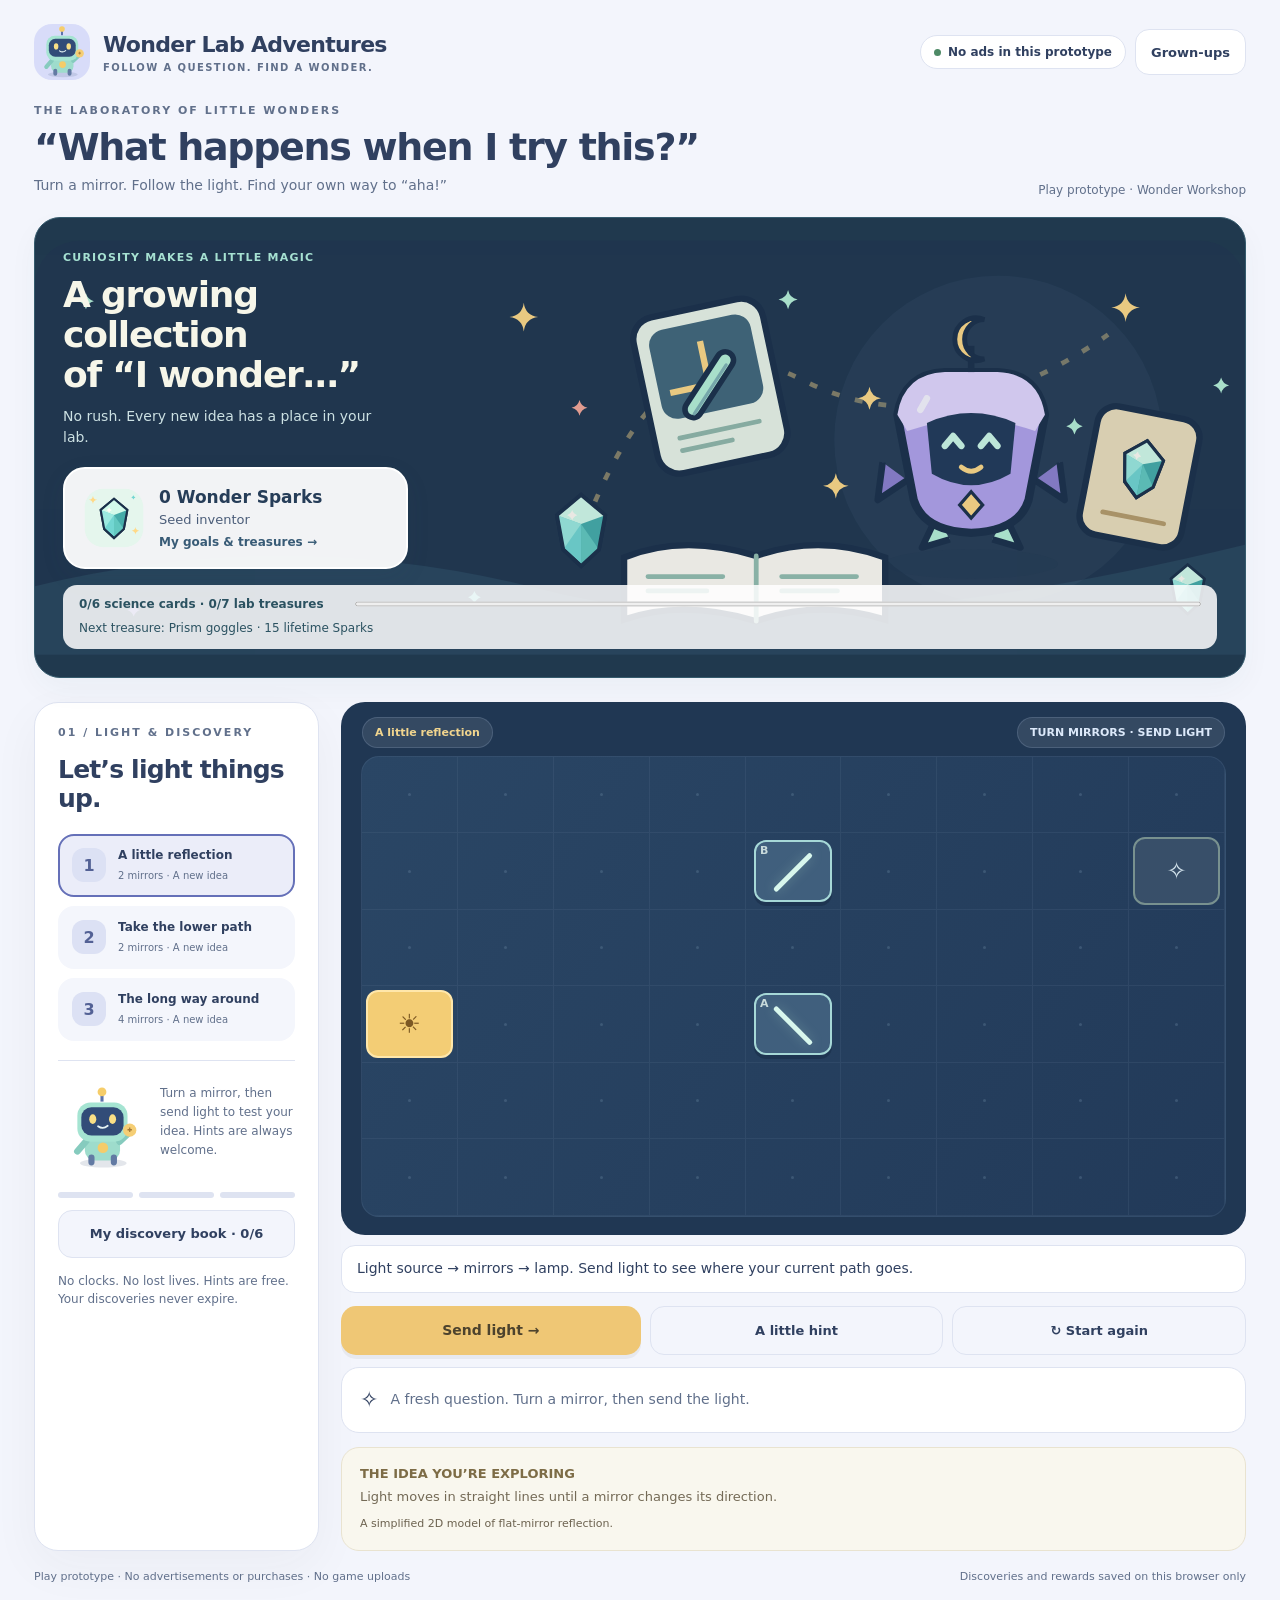
<file: play/index.html>
<!doctype html><html lang="en"><head><meta charset="utf-8"><meta name="viewport" content="width=device-width,initial-scale=1,viewport-fit=cover"><meta name="color-scheme" content="light dark"><meta name="referrer" content="no-referrer"><meta http-equiv="Content-Security-Policy" content="default-src 'none'; script-src 'unsafe-inline'; style-src 'unsafe-inline'; img-src data:; connect-src 'none'; base-uri 'none'; form-action 'none'"><title>Wonder Lab Adventures — Play Prototype 01</title><style>:root{--ink:#293046;--muted:#586278;--paper:#faf9f6;--panel:#fff;--accent:#6c59a4;--line:#e7e4eb;--shadow:0 16px 50px #2724360b;--radius:24px;font-family:ui-rounded,'Trebuchet MS',system-ui,-apple-system,sans-serif;color:var(--ink);background:var(--paper);font-synthesis:none}*{box-sizing:border-box}body{margin:0}button,a,input{font:inherit}button{cursor:pointer;border:0;color:inherit}button:focus-visible,a:focus-visible,input:focus-visible{outline:3px solid #1667c1;outline-offset:4px}button:disabled{cursor:not-allowed;opacity:.5}button{touch-action:manipulation;-webkit-tap-highlight-color:transparent}h1,h2,h3,p{margin-top:0}h1{font-size:clamp(24px,3vw,38px);letter-spacing:-1.3px;margin-bottom:6px}h2{font-size:25px;letter-spacing:-.8px}h3{font-size:17px;margin-bottom:9px}p{line-height:1.55}.eyebrow{font-size:11px;letter-spacing:2px;font-weight:800;text-transform:uppercase;color:var(--muted)}.shell{max-width:1420px;padding:24px 34px 20px;margin:auto}.topbar{display:flex;align-items:center;justify-content:space-between;gap:15px;margin-bottom:24px}.brand{display:flex;align-items:center;gap:13px}.brand-symbol{height:56px;width:56px;border-radius:18px;overflow:hidden;flex-shrink:0}.brand-symbol svg{width:100%;height:100%}.brand h1{font-size:22px;letter-spacing:-.7px;margin:0}.brand .eyebrow{font-size:10px;letter-spacing:1.4px;margin-top:5px}.top-actions{display:flex;gap:9px;align-items:center}.pill{display:inline-flex;gap:7px;align-items:center;font-size:12px;font-weight:700;padding:9px 13px;border:1px solid var(--line);border-radius:999px;background:var(--panel)}.pill:before{content:'';width:7px;height:7px;border-radius:50%;background:#4e8a66}.subtle-button{padding:11px 15px;min-height:46px;border-radius:14px;background:var(--panel);border:1px solid var(--line);font-size:13px;font-weight:700}.intro{display:flex;justify-content:space-between;align-items:end;gap:16px;margin:0 0 20px}.intro p{color:var(--muted);font-size:14px;margin:6px 0 0}.badge{font-size:12px;color:var(--muted);white-space:nowrap}.layout{display:grid;grid-template-columns:minmax(230px,285px) minmax(0,1fr);gap:22px}.panel{background:var(--panel);padding:23px;border:1px solid var(--line);border-radius:var(--radius);box-shadow:var(--shadow)}.panel .eyebrow{margin-bottom:16px}.small{font-size:12px;color:var(--muted);line-height:1.5}.stack{display:flex;flex-direction:column;gap:12px}.primary{background:var(--accent);color:white;padding:14px 19px;min-height:49px;border-radius:15px;font-weight:800;font-size:14px;box-shadow:0 4px 0 #0000000d}.primary:hover{filter:brightness(1.06)}.secondary{background:var(--paper);border:1px solid var(--line);min-height:48px;border-radius:14px;padding:11px 15px;font-size:13px;font-weight:800}.wide{width:100%}.divider{height:1px;background:var(--line);margin:19px 0}.stage{position:relative;overflow:hidden;border-radius:var(--radius);min-height:350px;isolation:isolate}.stage-wrap{min-width:0}.stage-top{display:flex;align-items:center;justify-content:space-between;gap:10px;padding:15px 21px;position:absolute;top:0;left:0;right:0;z-index:3;pointer-events:none}.stage-tag{background:#ffffffd9;color:#374457;font-size:11px;font-weight:800;padding:8px 12px;border-radius:50px;backdrop-filter:blur(8px)}.message{padding:14px 18px;display:flex;gap:12px;align-items:center;border-radius:18px;background:var(--panel);border:1px solid var(--line);min-height:66px;margin-top:12px}.message-icon{font-size:22px}.message p{margin:0;font-size:14px;color:var(--muted)}.message strong{color:var(--ink)}.toolbar{display:flex;gap:9px;padding-top:13px;flex-wrap:wrap}.toolbar>*{flex:1}.footnote{display:flex;justify-content:space-between;gap:12px;margin-top:18px;color:var(--muted);font-size:11px;line-height:1.5}.progress{display:flex;gap:6px;margin:12px 0}.progress span{height:6px;background:var(--line);border-radius:4px;flex:1}.progress span.done{background:var(--accent)}.goal{display:flex;gap:10px;align-items:center;margin:11px 0;font-size:13px;line-height:1.4}.goal .check{width:22px;height:22px;border:1px solid var(--line);border-radius:50%;display:grid;place-items:center;font-size:12px;flex-shrink:0}.goal.done .check{color:white;background:var(--accent);border-color:var(--accent)}.choice{background:var(--paper);border:2px solid transparent;padding:10px;border-radius:16px;min-height:54px;font-size:13px;font-weight:700}.choice.selected{border-color:var(--accent);background:var(--panel)}.choice-group{display:flex;gap:8px}.choice-group>*{flex:1}.modal-backdrop{position:fixed;inset:0;background:#151b35a8;backdrop-filter:blur(8px);display:grid;place-items:center;padding:18px;z-index:99}.modal{background:var(--panel);color:var(--ink);padding:28px;border-radius:26px;max-width:560px;width:100%;max-height:90vh;overflow:auto;box-shadow:0 30px 100px #0004}.modal h2{margin-bottom:10px}.modal p{font-size:14px;color:var(--muted)}.modal .toolbar{margin-top:16px}.modal input{border:1px solid var(--line);padding:13px;border-radius:12px;width:100%;font-size:20px;background:var(--paper);color:var(--ink)}.modal label{display:block;font-weight:700;margin-bottom:10px}.sr-only{position:absolute;left:-10000px;width:1px;height:1px;overflow:hidden}.toast{position:fixed;bottom:25px;left:50%;transform:translateX(-50%);border-radius:16px;padding:14px 20px;background:#253449;color:#fff;box-shadow:0 7px 30px #0003;z-index:120;font-size:14px;text-align:center;max-width:90vw}.reduced-motion *{animation:none!important;transition:none!important}.modal-close{float:right;background:var(--paper);border-radius:12px;min-width:44px;min-height:44px;font-size:20px}.warning{background:#fff0ce;color:#624716;border-radius:12px;padding:12px;font-size:12px;margin:12px 0}.stat-grid{display:grid;grid-template-columns:repeat(2,1fr);gap:10px}.stat{padding:15px;background:var(--paper);border-radius:15px}.stat strong{display:block;font-size:28px;margin-bottom:5px}.stat span{font-size:12px;color:var(--muted)}.spark{position:absolute;pointer-events:none;font-size:26px;z-index:5;animation:rise 1.1s ease-out forwards}@keyframes rise{0%{opacity:0;transform:translateY(0) scale(.6)}25%{opacity:1}100%{opacity:0;transform:translateY(-70px) scale(1.3)}}@keyframes wiggle{0%,100%{transform:rotate(-3deg)}50%{transform:rotate(3deg) translateY(-8px)}}@media(prefers-reduced-motion:reduce){*{animation:none!important;transition:none!important}}@media(max-width:850px){.shell{padding:18px}.layout{grid-template-columns:220px minmax(0,1fr);gap:14px}.panel{padding:17px}.stage{min-height:310px}.brand h1{font-size:19px}.brand-symbol{width:45px;height:45px;border-radius:14px}.pill{display:none}}@media(max-width:620px){.shell{padding:14px}.topbar{margin-bottom:20px}.brand h1{font-size:17px}.brand .eyebrow{font-size:8px}.brand-symbol{width:40px;height:40px}.top-actions .subtle-button{font-size:12px;padding:9px}.intro{align-items:start}.intro .badge{display:none}.layout{display:flex;flex-direction:column}.stage-wrap{order:-1}.stage{min-height:290px}.panel{padding:18px}.footnote{flex-direction:column;gap:4px}.intro p{font-size:13px}.toolbar button{font-size:12px;padding:11px}.topbar{gap:8px}.top-actions{gap:5px}} 
/* Explicit inline width prevents aspect-ratio + min-height from widening phone layouts. */
.stage{width:100%;max-width:100%}.stage-wrap{width:100%;max-width:100%}
/* Theme variables declared per game must also be applied on the body itself. */
body{background:var(--paper);color:var(--ink)}

body{--ink:#304060;--muted:#61708B;--paper:#F3F5FC;--panel:#FFFFFF;--accent:#6570B8;--line:#DEE3F1}.lab-stage{min-height:390px;background:#203753;aspect-ratio:900/530}.lab-board{position:absolute;inset:54px 20px 18px;display:grid;grid-template-columns:repeat(9,1fr);grid-template-rows:repeat(6,1fr);border:1px solid #617B973B;border-radius:18px;overflow:hidden;background:linear-gradient(125deg,#2A4665,#223A59)}.lab-cell{border-right:1px solid #57708B35;border-bottom:1px solid #57708B35;position:relative;display:flex;align-items:center;justify-content:center;color:#d5e5ee;font-size:14px}.lab-cell::before{content:'';width:3px;height:3px;background:#66849E5C;border-radius:50%}.mirror{position:relative;z-index:4;width:82%;height:82%;min-height:36px;min-width:30px;border:2px solid #A6D8D7;border-radius:12px;background:#405F7D;color:#E0F9F5;box-shadow:0 4px 0 #172A4480;padding:0}.mirror:before{content:'';position:absolute;left:15%;width:70%;top:48%;height:5px;background:#D8F7ED;transform:rotate(-45deg);border-radius:8px;box-shadow:0 0 12px #C2F2D144}.mirror.backslash:before{transform:rotate(45deg)}.mirror::after{content:attr(data-label);position:absolute;left:4px;top:2px;font-size:9px;color:#C8DADB}.mirror.hint{outline:3px solid #F3CD76;outline-offset:2px}.mirror.hint:after{color:#FFE6AB}.ray{position:absolute;inset:54px 20px 18px;z-index:3;pointer-events:none;width:calc(100% - 40px);height:calc(100% - 72px);overflow:visible}.ray path{stroke:#FFE48E;stroke-width:5;fill:none;stroke-linecap:round;stroke-linejoin:round;filter:drop-shadow(0 0 5px #FFEAB77A);stroke-dasharray:1300;animation:beam .6s linear}@keyframes beam{from{stroke-dashoffset:1300}to{stroke-dashoffset:0}}.light-source,.light-goal{position:absolute;inset:4px;background:#384F69;z-index:5;border-radius:12px;display:grid;place-items:center;font-size:26px;border:2px solid #78918F}.light-source{background:#F3CD75;color:#7C5823;border-color:#FFE7AA}.light-goal.lit{color:#203E4F;background:#F8DA8D;box-shadow:0 0 20px #F0DB9A60}.light-goal .lamp{font-size:24px;line-height:1}.lab-step{display:flex;text-align:left;align-items:center;gap:12px;width:100%;background:#F4F6FC;padding:12px;border:2px solid transparent;border-radius:16px;margin:9px 0;min-height:63px}.lab-step.selected{border-color:var(--accent);background:#EBEDF9}.lab-step .number{width:34px;height:34px;border-radius:12px;background:#DCE1F4;display:grid;place-items:center;font-weight:800;flex-shrink:0;color:#536195}.lab-step.solved .number{background:#CBE9DC;color:#397B5F}.lab-step strong{font-size:12px;display:block;line-height:1.3}.lab-step small{font-size:10px;color:var(--muted)}.robot-note{display:flex;align-items:center;gap:14px;padding:4px 0}.robot-note svg{width:87px;height:87px;flex-shrink:0}.robot-note p{font-size:12px;line-height:1.6;color:var(--muted);margin:0}.lab-stage .stage-tag{background:#FFFFFF17;color:#DCE9FA;backdrop-filter:none;border:1px solid #879BB84A}.lab-actions .primary{background:#EFC775;color:#4D432D}.discovery{padding:20px;border-radius:18px;border:1px solid #DDE7E1;background:#EFF8F2;margin:12px 0}.discovery h3{margin-bottom:7px}.discovery p{margin:0}.lab-stage .stage-tag:first-child{color:#F1D58E}.concept{background:#F9F7EE;border:1px solid #E9E3D0;border-radius:18px;padding:18px;margin-top:14px}.concept h3{font-size:13px;color:#7D6C46;margin-bottom:6px}.concept p{font-size:13px;color:#746A56;margin:0}@media(max-width:620px){.lab-stage{aspect-ratio:900/620;min-height:290px}.lab-board{inset:47px 12px 14px}.ray{inset:47px 12px 14px;width:calc(100% - 24px);height:calc(100% - 61px)}.mirror{border-radius:7px;min-height:30px;width:89%;height:84%}.mirror:before{height:4px}.mirror:after{font-size:8px;left:2px;top:0}.light-source,.light-goal{font-size:19px;inset:2px;border-radius:7px}.light-goal .lamp{font-size:17px}.lab-stage .stage-tag{font-size:9px}.robot-note svg{height:70px;width:70px}.lab-step{width:calc(33.333% - 6px);display:inline-flex;vertical-align:top;flex-direction:column;margin-right:4px;text-align:center;min-height:115px;padding:9px 5px;gap:6px}.lab-step small{display:none}.lab-step strong{font-size:11px}}
/* Normalize the stroke length so even the longest route renders as one complete beam. */
.ray path{stroke-dasharray:1}@keyframes beam{from{stroke-dashoffset:1}to{stroke-dashoffset:0}}

/* Keep the full board visible; spaced mirrors may extend over empty neighbor cells. */
.lab-cell::before{position:absolute;pointer-events:none}
.mirror{min-width:44px;min-height:44px}
.mirror::after{font-size:11px;font-weight:800}
.mirror:focus-visible{outline:3px solid #FFFFFF;outline-offset:3px}
.path-description{font-size:14px;line-height:1.55;background:var(--panel);border:1px solid var(--line);border-radius:14px;padding:12px 15px;margin:10px 0 0;overflow-wrap:anywhere}
@media(max-width:620px){.lab-stage{min-height:330px}.mirror::after{font-size:11px}.lab-stage .stage-top{padding:12px}.lab-stage .stage-tag{padding:7px 8px}.light-source,.light-goal{min-width:27px;min-height:27px}.lab-actions button{flex-basis:100px}}

/* The Wonder Workshop: original illustrated rewards, always available at your pace. */
.reward-art{display:block;line-height:0;min-width:0}.reward-art>svg{display:block;width:100%;height:auto;max-height:100%}
.wonder-banner{position:relative;isolation:isolate;overflow:hidden;border:1px solid #b9d8d9;border-radius:26px;background:linear-gradient(115deg,#e1f2eb 5%,#edf4f7 58%,#d9e6ee);display:grid;grid-template-columns:1fr 290px;gap:16px;padding:28px;margin-bottom:24px;box-shadow:0 12px 30px #2440530a}
#banner-art{position:absolute;inset:0 0 0 26%;z-index:-1;opacity:.88;pointer-events:none}#banner-art .reward-art,#banner-art svg{width:100%;height:100%;object-fit:cover}
.banner-copy{max-width:380px}.banner-copy .eyebrow{color:#3c6769;letter-spacing:1.2px}.banner-copy h2{font-size:clamp(26px,3vw,36px);line-height:1.12;letter-spacing:-1.2px;margin:10px 0;color:#213d50}.banner-copy p{font-size:14px;max-width:310px;color:#426174;margin:0}
.spark-purse{align-self:start;display:flex;gap:12px;text-align:left;align-items:center;padding:16px;background:#fffffff0;border:2px solid #ffffff;border-radius:22px;box-shadow:0 8px 24px #294b6417;min-height:110px;color:#263d58}.spark-purse:hover{border-color:#85b9be}.spark-purse:focus-visible{outline-offset:3px}.spark-purse>#spark-icon{width:66px;flex-shrink:0}.spark-purse strong{font-size:17px;display:block;line-height:1.35}.spark-purse #tier-name{display:block;font-size:13px;margin:4px 0;color:#4b5d79}.spark-purse small{font-size:12px;font-weight:800;color:#385b76}
.banner-progress{grid-column:1/-1;display:grid;grid-template-columns:260px 1fr;align-items:center;gap:8px 16px;font-size:12px;color:#2b5261;font-weight:700;background:#ffffffd9;border-radius:14px;padding:12px 16px}.banner-progress progress{width:100%;height:10px;accent-color:#3a8c86}.banner-progress #next-wonder{grid-column:1/-1;font-size:12px;line-height:1.5;font-weight:500}
#robot-art{position:relative;width:88px;flex-shrink:0;min-height:80px}#robot-art>svg{width:100%;height:auto}.robot-note{align-items:flex-start}.robot-accessory{position:absolute;pointer-events:none}.robot-accessory.goggles{left:12%;top:26%;width:76%}.robot-accessory.badge-orbit{right:-5%;bottom:-2%;width:48%}.robot-accessory>svg{width:100%;height:auto}#robot-art[data-companion="nova"][data-cosmetic="bot-mint"]>svg{filter:hue-rotate(35deg)}#robot-art[data-companion="nova"][data-cosmetic="bot-plum"]>svg{filter:hue-rotate(115deg)}
.model-note{font-size:11px!important;margin-top:8px!important;color:#6c624f!important}
.reward-notice{background:linear-gradient(115deg,#fff6d6,#e7f5ee);border:2px solid #d8c175;border-radius:22px;padding:18px;margin-top:14px}.reward-celebration{display:flex;align-items:center;gap:18px}.reward-celebration>.reward-art{width:110px;flex-shrink:0}.reward-celebration h3{font-size:23px;margin:5px 0;color:#394c61}.reward-celebration p{font-size:14px;margin:0 0 12px;color:#465f6b}.reward-celebration .eyebrow{color:#685b2d;letter-spacing:1px}.reward-celebration button{font-size:12px;min-height:44px;background:#fffdf3}
.wonder-modal{max-width:1020px;padding:28px;background:#f8fafb}.wonder-modal h2{font-size:30px;line-height:1.15;color:#273d58}.wonder-modal h3{font-size:18px;letter-spacing:-.3px;color:#30465f}.wonder-modal p{line-height:1.6}.wonder-modal .eyebrow{font-size:10px;letter-spacing:1.3px}.wonder-modal button{min-height:44px}.wonder-modal button:disabled{opacity:1;background:#e8edf1;color:#596475;border-color:#cbd5dc}.wonder-modal .modal-close{position:sticky;top:0;z-index:3;background:#e8edf3;border:1px solid #cbd5dc}
.hub-heading{display:flex;align-items:center;gap:18px;clear:none;padding:6px 44px 14px 0}.hub-heading>.reward-art{width:90px;flex-shrink:0}.hub-heading h2{margin:8px 0}.hub-heading p{margin-bottom:0}.hub-columns{display:grid;grid-template-columns:1.15fr 1fr;gap:20px;margin:12px 0 26px}.mission-board,.reward-rules{border:1px solid #d5e3e4;border-radius:22px;background:#fff;padding:20px}.reward-rules{background:#eaf3ef}.mission-list{padding:0;margin:0;list-style:none}.mission-list li{display:flex;gap:12px;border-top:1px solid #e1e8ed;padding:13px 0}.mission-list li:last-child{padding-bottom:0}.mission-list strong{font-size:14px}.mission-list p{font-size:12px;margin:4px 0!important;line-height:1.45!important}.goal-mark{flex-shrink:0;display:grid;place-items:center;height:29px;width:29px;border-radius:50%;background:#edf1f8;color:#536384;font-weight:800}.goal-done .goal-mark{background:#c5eadc;color:#28634e}.goal-status{font-size:11px;color:#496078;font-weight:800}.reward-rules dl{display:grid;grid-template-columns:1fr auto;gap:12px 15px;font-size:13px;line-height:1.5}.reward-rules dd{font-weight:800;margin:0;color:#23685d}.reward-rules .small{font-size:12px}
.collection-heading{display:flex;justify-content:space-between;gap:16px;align-items:center}.collection-heading>span{font-size:12px;color:#51677c}.treasure-grid{display:grid;grid-template-columns:repeat(3,minmax(0,1fr));gap:14px}.treasure{padding:15px;border:1px solid #cfdee5;border-radius:21px;background:#fff;display:flex;flex-direction:column;min-width:0;box-shadow:0 5px 0 #e7edf2}.treasure.earned{border-color:#82bba8;background:#f4fbf7}.treasure>.reward-art{height:145px;display:grid;place-items:center;margin-bottom:12px;background:linear-gradient(145deg,#e7f1f0,#eef0f9);border-radius:14px;overflow:hidden}.treasure>.reward-art>svg{width:100%;height:100%;object-fit:contain}.treasure h3{margin:8px 0}.treasure p{font-size:12px;margin-bottom:8px}.treasure .reward-requirement{font-weight:700;color:#52617d;margin-top:auto}.treasure .secondary{font-size:12px;padding:10px}.treasure [aria-pressed="true"]{background:#2e6c5b;color:#fff;border-color:#2e6c5b}.classic-options{display:flex;flex-wrap:wrap;align-items:center;gap:8px;margin:22px 0;font-size:12px}.classic-options span{width:100%}.classic-options button{font-size:12px}.classic-options [aria-pressed="true"]{border-color:#637c9c;background:#e0eaf4}
.collection-preview{margin-top:24px;padding-top:22px;border-top:1px solid #d5e0e5}.card-preview-grid{display:grid;grid-template-columns:repeat(3,minmax(0,1fr));gap:12px;margin-bottom:18px}.card-preview{border:1px solid #d6e3e8;border-radius:15px;overflow:hidden;background:white}.card-preview .reward-art{height:95px}.card-preview svg{height:100%;width:100%;object-fit:cover}.card-preview strong,.card-preview>span:not(.reward-art){display:block;padding:0 12px;font-size:12px;line-height:1.5}.card-preview strong{padding-top:10px}.card-preview>span:not(.reward-art){padding-bottom:12px;color:#52667b}
.card-collection{display:grid;grid-template-columns:repeat(2,minmax(0,1fr));gap:18px;margin:20px 0}.science-card{padding:16px;border:1px solid #cfdbdf;border-radius:22px;background:#fff;display:flex;flex-direction:column;min-width:0}.science-card.discovery{margin:0;background:#f0f7f3;border:1px solid #a2c9bc}.science-card>.reward-art{height:170px;background:#e5eef3;border-radius:14px;overflow:hidden;margin-bottom:14px}.science-card>.reward-art>svg{height:100%;width:100%;object-fit:cover}.science-card h3{font-size:19px;margin:9px 0}.science-card p{font-size:14px;margin:0 0 16px}.science-card button,.collection-lock{margin-top:auto}.science-card button{font-size:12px}.collection-lock{font-size:12px;line-height:1.5;background:#edf1f5;border-radius:12px;padding:12px;color:#52637c}#book-feedback:not(:empty),#equip-feedback:not(:empty){background:#dcefe5;border:1px solid #a8c9b7;border-radius:14px;padding:12px;font-weight:700;font-size:13px}
body[data-theme="moonlit"]{--paper:#ebedf9;--panel:#fafaff;--accent:#6654a0;--line:#d3d7ed}body[data-theme="moonlit"] .lab-stage{background:#252c57}body[data-theme="moonlit"] .lab-board{background:radial-gradient(ellipse at top,#414578,#252d56)}
body[data-theme="greenhouse"]{--paper:#edf7f1;--panel:#fbfffc;--accent:#397a67;--line:#cde3d6}body[data-theme="greenhouse"] .lab-stage{background:#1d4949}body[data-theme="greenhouse"] .lab-board{background:linear-gradient(125deg,#315c56,#224947)}body[data-theme="greenhouse"] .mirror{background:#3d6a62}
@media(max-width:850px){.wonder-banner{grid-template-columns:1fr 250px;padding:22px}.banner-copy h2{font-size:29px}.banner-copy p{max-width:230px}.spark-purse{padding:13px}.spark-purse strong{font-size:15px}.spark-purse>#spark-icon{width:48px}.banner-progress{grid-template-columns:1fr}.banner-progress #next-wonder{grid-column:auto}.treasure-grid{grid-template-columns:repeat(2,minmax(0,1fr))}}
@media(max-width:620px){.wonder-banner{display:flex;flex-direction:column;padding:20px;gap:16px;border-radius:22px;margin-bottom:18px}#banner-art{inset:0 -20% 35% 20%;opacity:.48}.banner-copy{max-width:100%}.banner-copy h2{font-size:28px;max-width:240px}.banner-copy p{font-size:13px;max-width:240px}.banner-copy .eyebrow{font-size:9px}.spark-purse{width:100%;min-height:90px;background:#fffffff2}.spark-purse strong{font-size:17px}.spark-purse>#spark-icon{width:52px}.banner-progress{display:grid;font-size:11px;padding:12px}.banner-progress #next-wonder{font-size:11px}#robot-art{width:70px}.reward-celebration{gap:10px;align-items:flex-start}.reward-celebration>.reward-art{width:65px}.reward-notice{padding:14px}.reward-celebration h3{font-size:19px}.reward-celebration p{font-size:12px}.reward-celebration .secondary{padding:8px;font-size:11px}.wonder-modal{padding:18px;max-height:94vh}.wonder-modal h2{font-size:25px}.hub-heading{gap:10px;padding-right:26px}.hub-heading>.reward-art{width:50px}.hub-heading p{font-size:12px}.hub-columns{grid-template-columns:1fr;gap:14px}.mission-board,.reward-rules{padding:16px}.collection-heading{display:block}.collection-heading h3{margin-bottom:6px}.collection-heading>span{display:block;margin-bottom:12px}.treasure-grid{gap:10px}.treasure{padding:10px;border-radius:17px}.treasure>.reward-art{height:105px}.treasure h3{font-size:15px}.treasure p{font-size:11px;line-height:1.5}.treasure .eyebrow{font-size:8px}.treasure .secondary{font-size:11px;padding:8px;line-height:1.3}.card-preview-grid{grid-template-columns:repeat(2,minmax(0,1fr));gap:9px}.card-preview strong,.card-preview>span:not(.reward-art){font-size:11px;padding-left:8px;padding-right:8px}.card-preview .reward-art{height:85px}.card-collection{grid-template-columns:1fr;gap:14px}.science-card>.reward-art{height:175px}.science-card h3{font-size:20px}.science-card p{font-size:14px}.classic-options button{flex:1}}

/* Keep heading contrast independent of the illustration beneath it. */
.wonder-banner{background:#20394e;grid-template-columns:1fr 1fr;border-color:#355b6d}
#banner-art{inset:0;opacity:.9}.banner-copy{grid-column:1}.banner-copy h2{color:#f6f6e9}.banner-copy .eyebrow{color:#a6e1d2}.banner-copy p{color:#cce1e3}.spark-purse{grid-column:1;max-width:345px;margin-top:2px;min-height:92px}.banner-progress{position:relative;z-index:1}
@media(max-width:620px){#banner-art{inset:0;opacity:.22}.banner-copy p{color:#e0eeed}.spark-purse{max-width:none}.banner-copy .eyebrow{color:#bcf1e1}}

/* On phones, put the experiment ahead of decorative banner copy. */
@media(max-width:620px){.wonder-banner{padding:14px 16px;gap:10px}.banner-copy h2,.banner-copy p{display:none}.banner-copy .eyebrow{font-size:9px}.spark-purse{min-height:76px;padding:10px 13px}.spark-purse>#spark-icon{width:45px}.spark-purse strong{font-size:16px}.spark-purse #tier-name{margin:2px 0;font-size:12px}.spark-purse small{font-size:11px}.banner-progress{padding:8px 12px;gap:4px}.banner-progress progress{height:6px}}

/* Keep focus stable while the local save lock is pending. */
body[data-save-ready="false"] button { cursor: progress; }
</style></head><body><div class="shell">
  <header class="topbar" id="header"></header>
  <div class="intro"><div><div class="eyebrow">The laboratory of little wonders</div><h1 style="margin-top:8px">“What happens when I try this?”</h1><p>Turn a mirror. Follow the light. Find your own way to “aha!”</p></div><span class="badge">Play prototype · Wonder Workshop</span></div>
  <section class="wonder-banner" aria-label="Your Wonder Workshop progress">
    <div id="banner-art" aria-hidden="true"></div>
    <div class="banner-copy"><span class="eyebrow">Curiosity makes a little magic</span><h2>A growing collection<br>of “I wonder…”</h2><p>No rush. Every new idea has a place in your lab.</p></div>
    <button id="open-goals" class="spark-purse"><span id="spark-icon" aria-hidden="true"></span><span><strong><span id="spark-count">0</span> Wonder Sparks</strong><span id="tier-name">Curious Inventor</span><small>My goals & treasures →</small></span></button>
    <div class="banner-progress"><span id="collection-count">0/6 science cards · 0/7 lab treasures</span><progress id="spark-meter" value="0" max="40" aria-label="Lifetime Sparks toward your next inventor tier"></progress><span id="next-wonder"></span></div>
  </section>
  <main class="layout">
    <aside class="panel"><div class="eyebrow">01 / Light & discovery</div><h2>Let’s light things up.</h2><div id="puzzle-list"></div><div class="divider"></div><div class="robot-note"><div id="robot-art" role="img"></div><p id="robot-note" aria-live="polite"></p></div><div class="progress" id="lab-progress"></div><button id="discoveries" class="secondary wide">My discovery book</button><p class="small" style="margin:14px 0 0">No clocks. No lost lives. Hints are free. Your discoveries never expire.</p></aside>
    <div class="stage-wrap">
      <section class="stage lab-stage" aria-label="Interactive light reflection experiment"><div class="stage-top"><span class="stage-tag" id="puzzle-title">A little reflection</span><span class="stage-tag">TURN MIRRORS · SEND LIGHT</span></div><div class="lab-board" id="board"></div><svg class="ray" id="ray" viewBox="0 0 900 600" preserveAspectRatio="none" aria-hidden="true"></svg></section>
      <p id="save-warning" class="warning" role="status" hidden></p>
      <p id="path-description" class="path-description" role="status" aria-live="polite"></p>
      <div class="toolbar lab-actions"><button class="primary" id="send-light">Send light →</button><button class="secondary" id="hint">A little hint</button><button class="secondary" id="reset-puzzle">↻ Start again</button></div>
      <div class="message" aria-live="polite"><span class="message-icon">✧</span><p id="lab-message"></p></div>
      <section id="reward-notice" class="reward-notice" role="status" aria-live="polite" hidden></section>
      <div class="concept"><h3>THE IDEA YOU’RE EXPLORING</h3><p id="concept"></p><p class="model-note">A simplified 2D model of flat-mirror reflection.</p></div>
      <button id="next-puzzle" class="primary wide" style="margin-top:12px" hidden>Try the next experiment →</button>
    </div>
  </main>
  <footer class="footnote"><span>Play prototype · No advertisements or purchases · No game uploads</span><span id="save-status">Discoveries saved on this browser only</span></footer>
</div>
<noscript><p>This prototype needs JavaScript enabled.</p></noscript><script>/* Shared prototype foundation. No network, analytics, advertisements or purchases. */
(function (root, factory) {
  const api = factory(); if (typeof module === 'object' && module.exports) module.exports = api;
  else root.KidsCore = api;
})(typeof globalThis !== 'undefined' ? globalThis : this, function () {
  'use strict';
  const clone = value => JSON.parse(JSON.stringify(value));
  const clamp = (n, lo, hi) => Math.max(lo, Math.min(hi, n));
  const plain = x => x !== null && typeof x === 'object' && !Array.isArray(x);
  const safeNumber = (x, fallback, lo=0, hi=1e7) => Number.isFinite(x) ? clamp(x,lo,hi) : fallback;
  const escapeHTML = s => String(s).replace(/[&<>"']/g, c => ({'&':'&amp;','<':'&lt;','>':'&gt;','"':'&quot;',"'":'&#39;'}[c]));
  class LocalSave {
    constructor(game, defaults, normalizer, storage) {
      this.key = `kidslab.v1.${game}`; this.game = game; this.defaults = defaults;
      this.normalize = normalizer || (v => v); this.warning = ''; this.storage = storage;
      if (storage === undefined) { try { this.storage = globalThis.localStorage; } catch (_) { this.storage = null; } }
      this.memory = null; this.data = this.load();
    }
    parse(raw) {
      if (!raw || raw.length > 150000) return null;
      const obj = JSON.parse(raw);
      if (!plain(obj) || obj.schema !== 1 || obj.game !== this.game || !plain(obj.data)) return null;
      return this.normalize(obj.data);
    }
    load() {
      if (!this.storage) { this.warning = 'Progress lasts for this visit only: browser saving is unavailable.'; return clone(this.defaults); }
      for (const key of [this.key, this.key+'.backup']) {
        try { const result = this.parse(this.storage.getItem(key)); if (result) {
          if (key.endsWith('.backup')) this.warning = 'Recovered the previous saved visit.';
          return result;
        }} catch (_) { this.warning = 'The previous save could not be read. A safe save was used.'; }
      }
      return clone(this.defaults);
    }
    save(data) {
      this.data = this.normalize(clone(data));
      const next = JSON.stringify({schema:1,game:this.game,data:this.data}); this.memory = next;
      if (!this.storage) return false;
      try {
        const previous = this.storage.getItem(this.key);
        try { if (this.parse(previous)) this.storage.setItem(this.key+'.backup',previous); } catch (_) {}
        this.storage.setItem(this.key,next); return true;
      } catch (_) { this.warning = 'Your browser cannot save right now. This visit still works.'; return false; }
    }
    reset() {
      try { this.storage?.removeItem(this.key); this.storage?.removeItem(this.key+'.backup'); } catch (_) {}
      this.data=clone(this.defaults); return this.data;
    }
  }
  // Decision engine only: compiled browser builds CANNOT serve ads, regardless of server flags.
  const BUILD_CAPABILITIES = Object.freeze({adAdapterIncluded:false,reviewedAds:false,platform:'web',maxDailyAds:2,maxRollout:25});
  const OFF = Object.freeze({allowed:false,reason:'Ads disabled'});
  function adDecision(config, context={}, capabilities=BUILD_CAPABILITIES) {
    const no = reason => ({allowed:false,reason});
    if (!capabilities.adAdapterIncluded || !capabilities.reviewedAds) return no('No reviewed ad capability in this build');
    if (!plain(config) || context.signatureVerified!==true) return no('Unverified configuration');
    if (config.schema_version!==1 || !Number.isInteger(config.revision) || config.revision<1) return no('Invalid schema or revision');
    const now=context.now;
    if (!Number.isFinite(now) || !Number.isFinite(config.expires_at) || config.expires_at<=now || !Number.isFinite(config.issued_at) || config.issued_at>now+60) return no('Expired or invalid configuration');
    if (config.revision < (context.minimumRevision || 0)) return no('Rollback blocked');
    if (config.kill_switch!==false) return no('Global kill switch');
    if (!plain(config.apps) || !plain(config.apps[context.game])) return no('Missing app policy');
    const p=config.apps[context.game]?.[capabilities.platform];
    if (!plain(p) || p.enabled!==true || p.reviewed_build!==context.build) return no('Not enabled for this reviewed build');
    if (context.privacyEligible!==true) return no('Privacy requirements not met');
    if (!Number.isInteger(context.installDays) || context.installDays<Math.max(1, safeNumber(p.min_install_days,7,1,365))) return no('New-player protection');
    if (!Number.isInteger(context.activeDays) || context.activeDays<Math.max(1,safeNumber(p.min_active_days,3,1,30))) return no('Not enough return visits');
    if (context.isFirstSession!==false) return no('First session protected');
    if (context.isNaturalBreak!==true) return no('Gameplay may not be interrupted');
    if (!Number.isFinite(context.sessionMinutes) || context.sessionMinutes<safeNumber(p.min_session_minutes,5,5,240)) return no('Too early in session');
    if (!Number.isFinite(context.minutesSinceAd) || context.minutesSinceAd<safeNumber(p.min_minutes_between,15,15,1440)) return no('Spacing protection');
    const cap=p.daily_cap, rollout=p.rollout_percent;
    if (!Number.isInteger(cap) || cap<1 || cap>capabilities.maxDailyAds) return no('Invalid daily cap');
    if (!Number.isFinite(rollout) || rollout<0 || rollout>capabilities.maxRollout) return no('Invalid rollout');
    if (!Number.isInteger(context.adsToday) || context.adsToday<0 || context.adsToday>=cap) return no('Daily limit');
    if (!Number.isFinite(context.localBucket) || context.localBucket<0 || context.localBucket>=100 || context.localBucket>=rollout) return no('Ad-free comparison group');
    return {allowed:true,reason:'Eligible for reviewed placement',dailyCap:cap};
  }
  const PETS = [
    {id:'clover',name:'Clover',trait:'A garden-loving daydreamer',favorite:'berry',color:'#B8DEA6',ears:'leaf'},
    {id:'mochi',name:'Mochi',trait:'A little music maker',favorite:'music',color:'#CFBDF0',ears:'long'},
    {id:'pip',name:'Pip',trait:'Always ready to explore',favorite:'ball',color:'#F4C774',ears:'round'}
  ];
  const DECOR = ['plant','rug','lamp','cushion','stars','table'];
  const petDefaults={pet:null,decor:[],actions:[],memories:[],visits:0,completed:0,reducedMotion:false};
  function normalizePet(d) {
    const value=clone(petDefaults); value.pet=PETS.some(p=>p.id===d.pet)?d.pet:null;
    value.decor=Array.isArray(d.decor)?d.decor.filter(x=>plain(x)&&DECOR.includes(x.kind)).slice(0,18).map((x,i)=>({id:'d'+i,kind:x.kind,x:safeNumber(x.x,35,4,91),y:safeNumber(x.y,60,28,88)})):[];
    value.actions=Array.isArray(d.actions)?[...new Set(d.actions.filter(x=>['berry','music','ball'].includes(x)))]:[];
    value.memories=Array.isArray(d.memories)?d.memories.filter(x=>plain(x)&&PETS.some(p=>p.id===x.pet)).slice(-8).map(x=>({pet:x.pet,items:safeNumber(x.items,0,0,18),title:['A cozy beginning','A happy little home','Another lovely visit'].includes(x.title)?x.title:'A cozy beginning'})):[];
    value.visits=Math.floor(safeNumber(d.visits,0));value.completed=Math.floor(safeNumber(d.completed,0));value.reducedMotion=d.reducedMotion===true;return value;
  }
  const TIRES={road:{label:'Road',radius:21,maxSpeed:245,grip:.76},trail:{label:'Trail',radius:29,maxSpeed:225,grip:1.12},giant:{label:'Giant',radius:37,maxSpeed:202,grip:1.3}};
  const TRACKS={meadow:['flat','ramp','flat','bumps'],dunes:['ramp','bumps','ramp','bumps']};
  const garageDefaults={tires:'trail',suspension:'soft',paint:'orange',track:'meadow',custom:['flat','ramp','bumps','flat'],finishes:0,visits:0,reducedMotion:false};
  function normalizeGarage(d){return {tires:TIRES[d.tires]?d.tires:'trail',suspension:['soft','firm'].includes(d.suspension)?d.suspension:'soft',paint:['orange','cyan','purple','lime'].includes(d.paint)?d.paint:'orange',track:['meadow','dunes','custom'].includes(d.track)?d.track:'meadow',custom:Array.isArray(d.custom)&&d.custom.length===4?d.custom.map(x=>['flat','ramp','bumps'].includes(x)?x:'flat'):clone(garageDefaults.custom),finishes:Math.floor(safeNumber(d.finishes,0)),visits:Math.floor(safeNumber(d.visits,0)),reducedMotion:d.reducedMotion===true};}
  function terrain(x, track){
    let h=330; for(let i=0;i<4;i++){const p=(x-(220+i*360))/260;if(p<=0||p>=1)continue;
      if(track[i]==='ramp')h-=78*Math.sin(Math.PI*p)**2;
      else if(track[i]==='bumps')h-=30*Math.sin(Math.PI*p*3)**2;
    }return h;
  }
  function initialCar(parts,track){return {x:70,y:terrain(70,track)-TIRES[parts.tires].radius-17,vx:0,vy:0,angle:0,elapsed:0,finished:false,airborne:false};}
  // Forgiving arcade model, not an engineering model. Larger tires trade speed for terrain handling.
  function stepCar(s,dt,throttle,brake,parts,track){
    if(s.finished)return {...s};dt=clamp(dt,0,.035);const t=TIRES[parts.tires];const n={...s};
    const slope=(terrain(s.x+8,track)-terrain(s.x-8,track))/16;
    const rough=Math.abs(slope);const accel=throttle?155*t.grip:0;
    n.vx=clamp(s.vx+(accel-22-s.vx*.085+Math.min(0,slope)*85/(t.radius/21)-(brake?360:0))*dt,0,t.maxSpeed/(1+rough*.15/t.grip));
    n.x=s.x+n.vx*dt;n.elapsed=s.elapsed+dt;
    const target=terrain(n.x,track)-t.radius-17;
    n.vy+=650*dt;n.y+=n.vy*dt;
    if(n.y>=target){if(s.airborne&&n.vy>80)n.vx*=parts.suspension==='soft'?.95:.82;n.y=target;n.vy=Math.min(0,slope*n.vx);n.airborne=false;}else n.airborne=target-n.y>4;
    const groundAngle=Math.atan2(terrain(n.x+35,track)-terrain(n.x-35,track),70);
    n.angle=s.angle+(groundAngle-s.angle)*Math.min(1,dt*(parts.suspension==='soft'?8:15));
    if(n.x>=1810){n.finished=true;n.vx=0;}
    return n;
  }
  const PUZZLES=[
    {name:'A little reflection',concept:'Light moves in straight lines until a mirror changes its direction.',start:[0,3],goal:[8,1],mirrors:[[4,3],[4,1]],solution:['/','/'],initial:['\\','/']},
    {name:'Take the lower path',concept:'Turning a mirror changes the direction of the reflected light.',start:[0,1],goal:[8,4],mirrors:[[2,1],[2,4]],solution:['\\','\\'],initial:['/','/']},
    {name:'The long way around',concept:'Several mirrors can guide light around a winding path.',start:[0,1],goal:[8,0],mirrors:[[6,1],[6,4],[2,4],[2,0]],solution:['\\','/','\\','/'],initial:['/','\\','/','\\']}
  ];
  function traceLight(p,orientations){
    let [x,y]=p.start,dx=1,dy=0;const path=[[x,y]],seen=new Set();let success=false,loop=false;const touched=[];
    for(let i=0;i<256;i++){
      if(x===p.goal[0]&&y===p.goal[1]){success=true;break;}
      const key=[x,y,dx,dy].join(',');if(seen.has(key)){loop=true;break;}seen.add(key);
      const m=p.mirrors.findIndex(v=>v[0]===x&&v[1]===y);
      if(m>=0){touched.push(m);if(orientations[m]==='/')[dx,dy]=[-dy,-dx];else if(orientations[m]==='\\')[dx,dy]=[dy,dx];}
      x+=dx;y+=dy;path.push([x,y]);if(x<0||x>8||y<0||y>5)break;
    }return {path,success,loop,touched};
  }
  const labDefaults={puzzle:0,orientations:PUZZLES.map(p=>p.initial.slice()),solved:[],attempts:[0,0,0],visits:0,reducedMotion:false};
  function normalizeLab(d){return {puzzle:Math.floor(safeNumber(d.puzzle,0,0,2)),orientations:PUZZLES.map((p,i)=>p.initial.map((v,j)=>['/','\\'].includes(d.orientations?.[i]?.[j])?d.orientations[i][j]:v)),solved:Array.isArray(d.solved)?[...new Set(d.solved.filter(i=>Number.isInteger(i)&&i>=0&&i<3))]:[],attempts:PUZZLES.map((_,i)=>Math.floor(safeNumber(d.attempts?.[i],0))),visits:Math.floor(safeNumber(d.visits,0)),reducedMotion:d.reducedMotion===true};}
  return {clone,clamp,plain,safeNumber,escapeHTML,LocalSave,BUILD_CAPABILITIES,adDecision,OFF,PETS,DECOR,petDefaults,normalizePet,TIRES,TRACKS,garageDefaults,normalizeGarage,terrain,initialCar,stepCar,PUZZLES,traceLight,labDefaults,normalizeLab};
});

/* Original procedural SVG artwork for internal prototypes; no downloaded assets. */
(function(root){'use strict';
const svg=(body,view='0 0 200 200')=>`<svg xmlns="http://www.w3.org/2000/svg" viewBox="${view}" aria-hidden="true">${body}</svg>`;
function pet(id='clover',mood='happy'){
 const cfg=KidsCore.PETS.find(p=>p.id===id)||KidsCore.PETS[0],c=cfg.color;
 const ears=id==='mochi'?`<ellipse cx="64" cy="51" rx="18" ry="41" fill="${c}" transform="rotate(-15 64 51)"/><ellipse cx="138" cy="51" rx="18" ry="41" fill="${c}" transform="rotate(15 138 51)"/><ellipse cx="64" cy="48" rx="8" ry="25" fill="#F8D9E1" transform="rotate(-15 64 48)"/><ellipse cx="138" cy="48" rx="8" ry="25" fill="#F8D9E1" transform="rotate(15 138 48)"/>`:id==='clover'?`<path d="M80 64Q38 54 49 18Q86 18 88 59" fill="#8AB97D"/><path d="M113 62Q109 19 147 16Q162 50 124 67" fill="#8AB97D"/><path d="M72 47L60 31M123 45L137 28" stroke="#628D5D" stroke-width="4" stroke-linecap="round"/>`:`<circle cx="60" cy="64" r="23" fill="${c}"/><circle cx="142" cy="64" r="23" fill="${c}"/><circle cx="60" cy="64" r="12" fill="#E8AB6C"/><circle cx="142" cy="64" r="12" fill="#E8AB6C"/>`;
 const eyes=mood==='happy'?`<ellipse cx="76" cy="108" rx="6" ry="8"/><ellipse cx="126" cy="108" rx="6" ry="8"/><circle cx="78" cy="105" r="2" fill="white"/><circle cx="128" cy="105" r="2" fill="white"/>`:`<path d="M68 109Q76 99 84 109M118 109Q126 99 134 109" fill="none" stroke="#354348" stroke-width="5" stroke-linecap="round"/>`;
 return svg(`<ellipse cx="102" cy="184" rx="60" ry="10" fill="#344C4018"/>${ears}<ellipse cx="101" cy="139" rx="64" ry="46" fill="${c}"/><path d="M41 109Q38 57 101 54Q165 56 164 109Q163 151 101 153Q38 151 41 109" fill="${c}"/><ellipse cx="102" cy="151" rx="32" ry="25" fill="#FFFFFF6B"/><ellipse cx="58" cy="167" rx="19" ry="13" fill="${c}"/><ellipse cx="144" cy="167" rx="19" ry="13" fill="${c}"/><ellipse cx="49" cy="140" rx="12" ry="20" fill="${c}" transform="rotate(-30 49 140)"/><ellipse cx="154" cy="140" rx="12" ry="20" fill="${c}" transform="rotate(30 154 140)"/><g fill="#354348">${eyes}<path d="M95 120Q101 116 107 120Q102 129 95 120"/><path d="M92 131Q101 140 111 130" fill="none" stroke="#354348" stroke-width="3" stroke-linecap="round"/></g><ellipse cx="61" cy="122" rx="11" ry="6" fill="#EB9D9D80"/><ellipse cx="143" cy="122" rx="11" ry="6" fill="#EB9D9D80"/>`);
}
function decor(kind){const b={
 plant:`<path d="M45 62Q14 35 30 13Q60 15 55 58M54 60Q52 23 80 20Q94 46 55 62" fill="#79AD80"/><path d="M29 58H76L68 93H38Z" fill="#D69372"/><path d="M26 58H80V68H26Z" fill="#E7AB89"/><path d="M51 60V29" stroke="#578A68" stroke-width="4"/>`,
 rug:`<ellipse cx="50" cy="64" rx="47" ry="22" fill="#D3B8E7"/><ellipse cx="50" cy="64" rx="36" ry="16" fill="none" stroke="#F0DFF7" stroke-width="3"/><path d="M41 64H59M50 56V72" stroke="#F0DFF7" stroke-width="4"/>`,
 lamp:`<path d="M49 40V90" stroke="#7D8499" stroke-width="6"/><ellipse cx="50" cy="91" rx="22" ry="6" fill="#7D8499"/><path d="M28 13H72L87 47H13Z" fill="#F4CF7D"/><path d="M31 17H67L73 42H25Z" fill="#FFE6A0"/>`,
 cushion:`<rect x="12" y="27" width="76" height="57" rx="23" fill="#EDA5AE"/><rect x="21" y="35" width="58" height="41" rx="16" fill="#F9C0CA"/><path d="M43 52L57 66M57 52L43 66" stroke="#EAA2AE" stroke-width="4" stroke-linecap="round"/>`,
 stars:`<path d="M50 9L61 36L91 38L68 58L75 88L50 71L25 88L31 58L8 38L39 35Z" fill="#F4D57D"/><circle cx="40" cy="48" r="3" fill="#9A7940"/><circle cx="60" cy="48" r="3" fill="#9A7940"/><path d="M43 58Q50 64 57 58" fill="none" stroke="#9A7940" stroke-width="3"/>`,
 table:`<path d="M23 51L18 91M78 51L84 91" stroke="#AA805D" stroke-width="9" stroke-linecap="round"/><ellipse cx="51" cy="50" rx="44" ry="17" fill="#D9B187"/><ellipse cx="51" cy="44" rx="44" ry="17" fill="#E9C9A6"/><circle cx="53" cy="33" r="11" fill="#DBB1C9"/><path d="M53 23Q44 7 60 8" stroke="#83AB7C" fill="none" stroke-width="5"/>`
};return svg(b[kind]||b.plant,'0 0 100 100');}
function room(){return svg(`<defs><linearGradient id="wall" x2="0" y2="1"><stop stop-color="#F2E8E9"/><stop offset="1" stop-color="#F9F0EB"/></linearGradient><linearGradient id="sky" x2="0" y2="1"><stop stop-color="#A6DCD9"/><stop offset="1" stop-color="#DDF0D9"/></linearGradient></defs><path fill="url(#wall)" d="M0 0H900V540H0Z"/><path d="M0 364H900V540H0Z" fill="#E6C8A7"/><path d="M0 364H900V378H0Z" fill="#DAB59C"/><g stroke="#D5AF8E" stroke-width="2" opacity=".55"><path d="M0 420H900M0 474H900M150 377L115 540M380 377L366 540M610 377L625 540M830 377L867 540"/></g><rect x="565" y="105" width="203" height="187" rx="71" fill="#DECDBF"/><rect x="577" y="116" width="180" height="164" rx="61" fill="url(#sky)"/><path d="M580 245Q625 218 664 246Q714 211 755 245V278H580Z" fill="#A4C79C"/><circle cx="698" cy="156" r="22" fill="#F8DE93"/><path d="M667 119V280M579 200H756" stroke="#FCF5ED" stroke-width="10"/><path d="M556 288H777" stroke="#FCF5ED" stroke-width="17" stroke-linecap="round"/><rect x="145" y="120" width="128" height="153" rx="16" fill="#D6B491"/><rect x="157" y="132" width="104" height="129" rx="10" fill="#F8E8CB"/><path d="M181 222L209 173L237 222Z" fill="#AFC697"/><circle cx="232" cy="159" r="12" fill="#E7BE80"/><path d="M114 303H304" stroke="#B79278" stroke-width="12" stroke-linecap="round"/><path d="M139 307V329M278 307V329" stroke="#B79278" stroke-width="8"/><rect x="329" y="83" width="111" height="16" rx="8" fill="#E8CEB8"/><path d="M345 87L358 92L373 88L389 94L407 87" stroke="#DBB4C4" stroke-width="3" fill="none"/><ellipse cx="443" cy="450" rx="164" ry="46" fill="#D7AAB98A"/><ellipse cx="443" cy="449" rx="135" ry="31" fill="none" stroke="#EEC9D1" stroke-width="4"/>`,'0 0 900 540');}
function car(color='#F8A14A'){return svg(`<ellipse cx="113" cy="161" rx="89" ry="14" fill="#111C2A22"/><path d="M30 115L50 85H136L160 113L190 118L190 139H20V120Z" fill="${color}"/><path d="M66 53H129L151 104H44Z" fill="${color}"/><path d="M73 63H115L128 95H56Z" fill="#A3E9ED"/><path d="M104 60V98" stroke="#243B58" stroke-width="7"/><path d="M32 119H180" stroke="#ffffff66" stroke-width="5"/><path d="M15 136H196" stroke="#24364B" stroke-width="8" stroke-linecap="round"/><g fill="#22364F" stroke="#142638" stroke-width="5"><circle cx="54" cy="143" r="31"/><circle cx="157" cy="143" r="31"/></g><g fill="#BEE365"><circle cx="54" cy="143" r="18"/><circle cx="157" cy="143" r="18"/></g><g fill="#344B5D"><circle cx="54" cy="143" r="7"/><circle cx="157" cy="143" r="7"/></g><rect x="172" y="114" width="17" height="10" rx="4" fill="#FFF4C5"/><path d="M72 116H113" stroke="#E07833" stroke-width="4" stroke-linecap="round"/><path d="M154 84L183 90L175 106L149 99Z" fill="#24364B"/>`,'0 0 220 200');}
function robot(){return svg(`<ellipse cx="103" cy="180" rx="53" ry="10" fill="#213A6320"/><path d="M100 40V21" stroke="#5A71AA" stroke-width="7"/><circle cx="100" cy="18" r="10" fill="#F6CD6A"/><rect x="61" y="115" width="80" height="59" rx="23" fill="#9EDCCC"/><path d="M64 130L44 153M140 131L160 112" stroke="#86CBBE" stroke-width="15" stroke-linecap="round"/><rect x="44" y="42" width="114" height="89" rx="30" fill="#A5E4D2"/><rect x="53" y="53" width="96" height="64" rx="23" fill="#324C78"/><ellipse cx="79" cy="80" rx="8" ry="11" fill="#F9DF86"/><ellipse cx="124" cy="80" rx="8" ry="11" fill="#F9DF86"/><path d="M91 96Q102 104 113 95" stroke="#E7F5F5" stroke-width="4" stroke-linecap="round" fill="none"/><circle cx="102" cy="145" r="12" fill="#F4CC6A"/><path d="M76 167V178M127 167V178" stroke="#627AA3" stroke-width="14" stroke-linecap="round"/><circle cx="163" cy="105" r="15" fill="#F5CE75"/><path d="M158 104H168M163 99V109" stroke="#A57B36" stroke-width="3"/>`);}
function icon(game){return `<div class="brand-symbol" style="background:${game==='pet'?'#F6DA85':game==='garage'?'#71D7DB':'#D8DCF9'}">${game==='pet'?pet():game==='garage'?car():robot()}</div>`;}
root.KidsArt={svg,pet,decor,room,car,robot,icon};
})(globalThis);

(function(root){'use strict';let previousFocus=null,cleanupModal=null;
function closeModal(){const el=document.querySelector('.modal-backdrop');if(el){el.remove();cleanupModal?.();cleanupModal=null;previousFocus?.focus();}}
function modal(content,bind){closeModal();previousFocus=document.activeElement;const backdrop=document.createElement('div');backdrop.className='modal-backdrop';backdrop.innerHTML=`<section class="modal" role="dialog" aria-modal="true" aria-label="Game information"><button class="modal-close" aria-label="Close dialog">×</button>${content}</section>`;document.body.append(backdrop);backdrop.querySelector('.modal-close').onclick=closeModal;backdrop.onclick=e=>{if(e.target===backdrop)closeModal()};const key=e=>{if(e.key==='Escape')closeModal();if(e.key==='Tab'){const focusable=[...backdrop.querySelectorAll('button:not([disabled]),input,a[href]')];const first=focusable[0],last=focusable.at(-1);if(e.shiftKey&&document.activeElement===first){last.focus();e.preventDefault()}else if(!e.shiftKey&&document.activeElement===last){first.focus();e.preventDefault()}}};document.addEventListener('keydown',key);cleanupModal=()=>document.removeEventListener('keydown',key);bind?.(backdrop);backdrop.querySelector('input,button')?.focus();return backdrop;}
function toast(text){document.querySelector('.toast')?.remove();const d=document.createElement('div');d.className='toast';d.setAttribute('role','status');d.textContent=text;document.body.append(d);setTimeout(()=>d.remove(),2600);}
function spark(parent,symbol='✦'){if(document.body.classList.contains('reduced-motion'))return;for(let i=0;i<5;i++){const d=document.createElement('span');d.className='spark';d.textContent=symbol;d.style.left=(37+Math.random()*23)+'%';d.style.top=(47+Math.random()*14)+'%';d.style.animationDelay=i*.07+'s';parent.append(d);setTimeout(()=>d.remove(),1600);}}
function mountHeader(game,title,subtitle){document.getElementById('header').innerHTML=`<div class="brand">${KidsArt.icon(game)}<div><h1>${title}</h1><div class="eyebrow">${subtitle}</div></div></div><div class="top-actions"><span class="pill">No ads in this prototype</span><button class="subtle-button" id="parents">Grown-ups</button></div>`;}
function parentArea(store,stats,onReset,onMotion){
 const a=11+Math.floor(Math.random()*9),b=12+Math.floor(Math.random()*8);
 modal(`<span class="eyebrow">A moment for grown-ups</span><h2 style="margin-top:12px">Parent preview</h2><p>This is a supervised development demo. This checkpoint is not age verification or parental consent.</p><form id="gate-form"><label for="gate-answer">What is ${a} + ${b}?</label><input id="gate-answer" inputmode="numeric" autocomplete="off" aria-describedby="gate-error"><p id="gate-error" role="status" class="small"></p><button class="primary wide" style="margin-top:14px" type="submit">Continue</button></form>`,d=>{d.querySelector('form').onsubmit=e=>{e.preventDefault();if(Number(d.querySelector('input').value)!==a+b){d.querySelector('#gate-error').textContent='Please try again.';return;}show();};});
 function show(){modal(`<span class="eyebrow">For grown-ups</span><h2 style="margin-top:12px">A good place to pause.</h2><p>Progress stays in this browser. No accounts, chat, advertising, purchases, analytics upload, or remote requests run in this demo.</p><div class="stat-grid">${stats.map(s=>`<div class="stat"><strong>${KidsCore.escapeHTML(s.value)}</strong><span>${KidsCore.escapeHTML(s.label)}</span></div>`).join('')}</div><p class="small" style="margin-top:14px">Visit counts describe this browser only, not unique children or retention cohorts. Clearing browser data deletes progress. This is not cloud backup.</p>${store.warning?`<p class="warning">${KidsCore.escapeHTML(store.warning)}</p>`:''}<button id="motion" class="secondary wide" style="margin-top:10px">${store.data.reducedMotion?'Enable':'Reduce'} decorative motion</button><button id="erase" class="secondary wide" style="margin-top:10px">Erase this game’s local progress</button>`,d=>{d.querySelector('#motion').onclick=async()=>{const saved=await onMotion();toast(saved===false?(store.warning||'Motion changed for this visit only.'):'Motion setting saved');show();};d.querySelector('#erase').onclick=()=>{modal(`<h2>Start this demo again?</h2><p>This removes this game’s saved progress and backup from this browser. The other two games are not changed.</p><p id="erase-error" class="warning" role="status"></p><div class="toolbar"><button class="secondary" id="cancel">Keep progress</button><button class="primary" id="confirm">Erase progress</button></div>`,m=>{m.querySelector('#cancel').onclick=show;m.querySelector('#confirm').onclick=async()=>{
  const confirm=m.querySelector('#confirm'),cancel=m.querySelector('#cancel');
  confirm.disabled=true;cancel.disabled=true;
  try {
    const erased=await store.reset();
    if(erased===false){m.querySelector('#erase-error').textContent=store.warning||'Could not erase progress. Please try again.';cancel.textContent='Close';cancel.onclick=closeModal;confirm.textContent='Retry erasing';return;}
    closeModal();onReset();
  } catch (_) {m.querySelector('#erase-error').textContent='Could not erase progress. Please try again.';}
  finally {confirm.disabled=false;cancel.disabled=false;if(m.isConnected)confirm.focus();}
};});};});}
}
root.KidsUI={modal,closeModal,toast,spark,mountHeader,parentArea};
})(globalThis);

globalThis.WonderRewardArt={"angle": "<svg xmlns=\"http://www.w3.org/2000/svg\" viewBox=\"0 0 240 160\" role=\"img\">\n  <title>An equal-angle bounce</title>\n  <desc>A horizontal flat mirror reflects one ray symmetrically. Equal angle arcs lie between each ray and the dotted line perpendicular to the mirror, not between the rays and its surface.</desc>\n  <rect width=\"240\" height=\"160\" rx=\"22\" fill=\"#223A5A\"/><path d=\"M0 134Q70 95 132 128T240 121V160H0Z\" fill=\"#2D4B67\"/><g fill=\"#FFFFFF\" opacity=\".16\"><circle cx=\"20\" cy=\"37\" r=\"1.5\"/><circle cx=\"43\" cy=\"130\" r=\"1.5\"/><circle cx=\"71\" cy=\"24\" r=\"1.5\"/><circle cx=\"106\" cy=\"139\" r=\"1.5\"/><circle cx=\"154\" cy=\"22\" r=\"1.5\"/><circle cx=\"181\" cy=\"141\" r=\"1.5\"/><circle cx=\"219\" cy=\"72\" r=\"1.5\"/><circle cx=\"214\" cy=\"25\" r=\"1.5\"/></g><path d=\"M31 127H209\" stroke=\"#1B304A\" stroke-width=\"16\" stroke-linecap=\"round\"/><path d=\"M31 123H209\" stroke=\"#B7F1D8\" stroke-width=\"7\" stroke-linecap=\"round\"/><path d=\"M120 122V24\" stroke=\"#B7CEDA\" stroke-width=\"2.5\" stroke-dasharray=\"5 6\"/><path d=\"M49 39L120 122L191 39\" fill=\"none\" stroke=\"#FFD987\" stroke-width=\"13\" opacity=\".12\" stroke-linecap=\"round\" stroke-linejoin=\"round\"/><path d=\"M49 39L120 122L191 39\" fill=\"none\" stroke=\"#FFD987\" stroke-width=\"4\" stroke-linecap=\"round\" stroke-linejoin=\"round\"/><path d=\"M74 61L81 73L69 68M159 73L166 61L168 73\" fill=\"none\" stroke=\"#FFF5CE\" stroke-width=\"3\" stroke-linejoin=\"round\"/><path d=\"M120 90A32 32 0 0 0 99.2 97.7M120 90A32 32 0 0 1 140.8 97.7\" fill=\"none\" stroke=\"#F6A798\" stroke-width=\"3.5\" stroke-linecap=\"round\"/><path d=\"M35 82 Q36 87 41 88 Q36 89 35 94 Q34 89 29 88 Q34 87 35 82Z\" fill=\"#FFD987\"/><path d=\"M208 85 Q209 90 214 91 Q209 92 208 97 Q207 92 202 91 Q207 90 208 85Z\" fill=\"#B7F1D8\"/><path d=\"M47 137L39 145M71 137L63 145M95 137L87 145M119 137L111 145M143 137L135 145M167 137L159 145M191 137L183 145\" stroke=\"#6E8EA1\" stroke-width=\"2\"/>\n</svg>\n", "badge-orbit": "<svg xmlns=\"http://www.w3.org/2000/svg\" viewBox=\"0 0 180 180\" role=\"img\">\n  <title>Orbit Maker badge</title>\n  <desc>A scalloped navy and gold science badge with an original mint orbit emblem and coral ribbons.</desc>\n  <path d=\"M54 107L41 157L65 146L82 162L92 112M126 107L139 157L115 146L98 162L88 112\" fill=\"#F6A798\" stroke=\"#1B304A\" stroke-width=\"4\" stroke-linejoin=\"round\"/><path d=\"M90 18L104 27L121 27L130 42L145 51L145 68L154 82L145 97L145 114L130 123L121 138L104 138L90 147L76 138L59 138L50 123L35 114L35 97L26 82L35 68L35 51L50 42L59 27L76 27Z\" fill=\"#FFD987\" stroke=\"#1B304A\" stroke-width=\"4\"/><circle cx=\"90\" cy=\"83\" r=\"44\" fill=\"#223A5A\"/><g fill=\"none\" stroke=\"#B7F1D8\" stroke-width=\"3\"><ellipse cx=\"90\" cy=\"83\" rx=\"33\" ry=\"12\" transform=\"rotate(-34 90 83)\"/><ellipse cx=\"90\" cy=\"83\" rx=\"33\" ry=\"12\" transform=\"rotate(34 90 83)\"/></g><circle cx=\"90\" cy=\"83\" r=\"8\" fill=\"#FFD987\"/><circle cx=\"114\" cy=\"58\" r=\"5\" fill=\"#F6A798\"/><path d=\"M29 22 Q30 28 36 29 Q30 30 29 36 Q28 30 22 29 Q28 28 29 22Z\" fill=\"#72D6D2\"/>\n</svg>\n", "beam": "<svg xmlns=\"http://www.w3.org/2000/svg\" viewBox=\"0 0 240 160\" role=\"img\">\n  <title>Light&#x27;s straight path</title>\n  <desc>An illustrated light source sends one straight ray toward a waiting lamp. The arrows show its direction.</desc>\n  <rect width=\"240\" height=\"160\" rx=\"22\" fill=\"#223A5A\"/><path d=\"M0 134Q70 95 132 128T240 121V160H0Z\" fill=\"#2D4B67\"/><g fill=\"#FFFFFF\" opacity=\".16\"><circle cx=\"20\" cy=\"37\" r=\"1.5\"/><circle cx=\"43\" cy=\"130\" r=\"1.5\"/><circle cx=\"71\" cy=\"24\" r=\"1.5\"/><circle cx=\"106\" cy=\"139\" r=\"1.5\"/><circle cx=\"154\" cy=\"22\" r=\"1.5\"/><circle cx=\"181\" cy=\"141\" r=\"1.5\"/><circle cx=\"219\" cy=\"72\" r=\"1.5\"/><circle cx=\"214\" cy=\"25\" r=\"1.5\"/></g><circle cx=\"192\" cy=\"81\" r=\"36\" fill=\"#FFD987\" opacity=\".08\"/><path d=\"M24 122H217\" stroke=\"#55738A\" stroke-width=\"3\"/><path d=\"M42 80H198\" fill=\"none\" stroke=\"#FFD987\" stroke-width=\"13\" opacity=\".12\" stroke-linecap=\"round\" stroke-linejoin=\"round\"/><path d=\"M42 80H198\" fill=\"none\" stroke=\"#FFD987\" stroke-width=\"4\" stroke-linecap=\"round\" stroke-linejoin=\"round\"/><path d=\"M91 74L99 80L91 86M141 74L149 80L141 86\" fill=\"none\" stroke=\"#FFF5CE\" stroke-width=\"3\" stroke-linecap=\"round\" stroke-linejoin=\"round\"/><path d=\"M26 66H43L50 80L43 94H26Z\" fill=\"#72D6D2\" stroke=\"#1B304A\" stroke-width=\"4\"/><path d=\"M29 102V120M21 121H44\" stroke=\"#B7F1D8\" stroke-width=\"4\" stroke-linecap=\"round\"/><rect x=\"183\" y=\"62\" width=\"29\" height=\"36\" rx=\"12\" fill=\"#FFD987\" stroke=\"#1B304A\" stroke-width=\"4\"/><path d=\"M190 102H205M194 107H201\" stroke=\"#B7F1D8\" stroke-width=\"4\" stroke-linecap=\"round\"/><path d=\"M198 71 Q199 78 206 79 Q199 80 198 87 Q197 80 190 79 Q197 78 198 71Z\" fill=\"#FFFCF4\"/><path d=\"M63 27 Q64 34 71 35 Q64 36 63 43 Q62 36 55 35 Q62 34 63 27Z\" fill=\"#FFD987\"/><path d=\"M166 23 Q167 27 171 28 Q167 29 166 33 Q165 29 161 28 Q165 27 166 23Z\" fill=\"#B7F1D8\"/>\n</svg>\n", "bot-mint": "<svg xmlns=\"http://www.w3.org/2000/svg\" viewBox=\"0 0 180 180\" role=\"img\">\n  <title>Mint Circuit robot suit</title>\n  <desc>A cheerful mint robot suit with an amber antenna, curved arms and a glowing round chest button.</desc>\n  <rect x=\"9\" y=\"9\" width=\"162\" height=\"162\" rx=\"46\" fill=\"#E0F5E9\"/><g transform=\"translate(90 92) scale(0.9)\">\n      <ellipse cx=\"0\" cy=\"63\" rx=\"43\" ry=\"8\" fill=\"#1B304A\" opacity=\".12\"/>\n      <path d=\"M-31 21L-47 34M31 21L47 13\" stroke=\"#1B304A\" stroke-width=\"13\" stroke-linecap=\"round\"/>\n      <path d=\"M-31 21L-47 34M31 21L47 13\" stroke=\"#B7F1D8\" stroke-width=\"7\" stroke-linecap=\"round\"/>\n      <path d=\"M-13 43L-20 56M13 43L20 56\" stroke=\"#1B304A\" stroke-width=\"12\" stroke-linecap=\"round\"/>\n      <path d=\"M-13 43L-20 56M13 43L20 56\" stroke=\"#B7F1D8\" stroke-width=\"6\" stroke-linecap=\"round\"/>\n      <rect x=\"-29\" y=\"12\" width=\"58\" height=\"36\" rx=\"17\" fill=\"#B7F1D8\" stroke=\"#1B304A\" stroke-width=\"4\"/>\n      <circle cy=\"29\" r=\"9\" fill=\"#FFD987\" stroke=\"#1B304A\" stroke-width=\"3\"/>\n      <path d=\"M0-48V-64\" stroke=\"#1B304A\" stroke-width=\"4\"/><circle cy=\"-67\" r=\"7\" fill=\"#FFD987\" stroke=\"#1B304A\" stroke-width=\"3\"/><path d=\"M-38-32Q-38-47-22-47H22Q38-47 38-32V1Q38 17 22 17H-22Q-38 17-38 1Z\" fill=\"#B7F1D8\" stroke=\"#1B304A\" stroke-width=\"4\"/>\n      <rect x=\"-28\" y=\"-33\" width=\"56\" height=\"39\" rx=\"15\" fill=\"#223A5A\"/><circle cx=\"-12\" cy=\"-5\" r=\"5\" fill=\"#E7FFF0\"/><circle cx=\"12\" cy=\"-5\" r=\"5\" fill=\"#E7FFF0\"/>\n      <path d=\"M-7 4Q0 10 7 4\" fill=\"none\" stroke=\"#FFD987\" stroke-width=\"3\" stroke-linecap=\"round\"/>\n      <path d=\"M-31-28V-18\" stroke=\"#FFFFFF\" opacity=\".6\" stroke-width=\"4\" stroke-linecap=\"round\"/>\n    </g><path d=\"M30 27 Q31 34 38 35 Q31 36 30 43 Q29 36 22 35 Q29 34 30 27Z\" fill=\"#72D6D2\"/><path d=\"M151 124 Q152 130 158 131 Q152 132 151 138 Q150 132 144 131 Q150 130 151 124Z\" fill=\"#E3B249\"/>\n</svg>\n", "bot-plum": "<svg xmlns=\"http://www.w3.org/2000/svg\" viewBox=\"0 0 180 180\" role=\"img\">\n  <title>Starlight robot suit</title>\n  <desc>A happy plum-coloured robot with an inventive star cap, mint fingertips and a golden chest lamp.</desc>\n  <rect x=\"9\" y=\"9\" width=\"162\" height=\"162\" rx=\"46\" fill=\"#EDE5FA\"/><g transform=\"translate(90 94) scale(0.9)\">\n      <ellipse cx=\"0\" cy=\"63\" rx=\"43\" ry=\"8\" fill=\"#1B304A\" opacity=\".12\"/>\n      <path d=\"M-31 21L-47 34M31 21L47 13\" stroke=\"#1B304A\" stroke-width=\"13\" stroke-linecap=\"round\"/>\n      <path d=\"M-31 21L-47 34M31 21L47 13\" stroke=\"#BCABE7\" stroke-width=\"7\" stroke-linecap=\"round\"/>\n      <path d=\"M-13 43L-20 56M13 43L20 56\" stroke=\"#1B304A\" stroke-width=\"12\" stroke-linecap=\"round\"/>\n      <path d=\"M-13 43L-20 56M13 43L20 56\" stroke=\"#BCABE7\" stroke-width=\"6\" stroke-linecap=\"round\"/>\n      <rect x=\"-29\" y=\"12\" width=\"58\" height=\"36\" rx=\"17\" fill=\"#BCABE7\" stroke=\"#1B304A\" stroke-width=\"4\"/>\n      <circle cy=\"29\" r=\"9\" fill=\"#FFD987\" stroke=\"#1B304A\" stroke-width=\"3\"/>\n      <path d=\"M-31-49Q0-72 31-49L24-41H-24Z\" fill=\"#E6BCF2\" stroke=\"#1B304A\" stroke-width=\"4\"/><path d=\"M0 -63 Q1 -57 7 -56 Q1 -55 0 -49 Q-1 -55 -7 -56 Q-1 -57 0 -63Z\" fill=\"#FFD987\"/><path d=\"M-38-32Q-38-47-22-47H22Q38-47 38-32V1Q38 17 22 17H-22Q-38 17-38 1Z\" fill=\"#BCABE7\" stroke=\"#1B304A\" stroke-width=\"4\"/>\n      <rect x=\"-28\" y=\"-33\" width=\"56\" height=\"39\" rx=\"15\" fill=\"#223A5A\"/><path d=\"M-17-4Q-12-11-7-4M7-4Q12-11 17-4\" fill=\"none\" stroke=\"#E7FFF0\" stroke-width=\"4\" stroke-linecap=\"round\"/>\n      <path d=\"M-7 4Q0 10 7 4\" fill=\"none\" stroke=\"#FFD987\" stroke-width=\"3\" stroke-linecap=\"round\"/>\n      <path d=\"M-31-28V-18\" stroke=\"#FFFFFF\" opacity=\".6\" stroke-width=\"4\" stroke-linecap=\"round\"/>\n    </g><path d=\"M29 116 Q30 123 37 124 Q30 125 29 132 Q28 125 21 124 Q28 123 29 116Z\" fill=\"#72D6D2\"/><path d=\"M154 32 Q155 40 163 41 Q155 42 154 50 Q153 42 145 41 Q153 40 154 32Z\" fill=\"#D9AD51\"/>\n</svg>\n", "compare": "<svg xmlns=\"http://www.w3.org/2000/svg\" viewBox=\"0 0 240 160\" role=\"img\">\n  <title>Predict, turn, test</title>\n  <desc>Two small lab boards compare different mirror positions. A notebook records a prediction with a pencil, celebrating trying and observing.</desc>\n  <rect width=\"240\" height=\"160\" rx=\"22\" fill=\"#F8F3E6\"/><path d=\"M0 126Q83 102 133 131T240 121V160H0Z\" fill=\"#EBE6D6\"/><g fill=\"#6A8A8B\" opacity=\".28\"><circle cx=\"20\" cy=\"37\" r=\"1.5\"/><circle cx=\"43\" cy=\"130\" r=\"1.5\"/><circle cx=\"71\" cy=\"24\" r=\"1.5\"/><circle cx=\"106\" cy=\"139\" r=\"1.5\"/><circle cx=\"154\" cy=\"22\" r=\"1.5\"/><circle cx=\"181\" cy=\"141\" r=\"1.5\"/><circle cx=\"219\" cy=\"72\" r=\"1.5\"/><circle cx=\"214\" cy=\"25\" r=\"1.5\"/></g><rect x=\"17\" y=\"27\" width=\"91\" height=\"92\" rx=\"16\" fill=\"#223A5A\"/><rect x=\"132\" y=\"27\" width=\"91\" height=\"92\" rx=\"16\" fill=\"#223A5A\"/><path d=\"M26 84H70V43\" fill=\"none\" stroke=\"#FFD987\" stroke-width=\"13\" opacity=\".12\" stroke-linecap=\"round\" stroke-linejoin=\"round\"/><path d=\"M26 84H70V43\" fill=\"none\" stroke=\"#FFD987\" stroke-width=\"4\" stroke-linecap=\"round\" stroke-linejoin=\"round\"/><g stroke-linecap=\"round\"><path d=\"M57 97L83 71\" stroke=\"#1B304A\" stroke-width=\"14\"/><path d=\"M57 97L83 71\" stroke=\"#B7F1D8\" stroke-width=\"7\"/><path d=\"M57 100L83 74\" stroke=\"#80B3B5\" stroke-width=\"2\"/></g><path d=\"M141 62H181V105\" fill=\"none\" stroke=\"#FFD987\" stroke-width=\"13\" opacity=\".12\" stroke-linecap=\"round\" stroke-linejoin=\"round\"/><path d=\"M141 62H181V105\" fill=\"none\" stroke=\"#FFD987\" stroke-width=\"4\" stroke-linecap=\"round\" stroke-linejoin=\"round\"/><g stroke-linecap=\"round\"><path d=\"M168 49L194 75\" stroke=\"#1B304A\" stroke-width=\"14\"/><path d=\"M168 49L194 75\" stroke=\"#B7F1D8\" stroke-width=\"7\"/><path d=\"M168 52L194 78\" stroke=\"#80B3B5\" stroke-width=\"2\"/></g><circle cx=\"26\" cy=\"84\" r=\"6\" fill=\"#B7F1D8\"/><circle cx=\"141\" cy=\"62\" r=\"6\" fill=\"#B7F1D8\"/><path d=\"M114 65L126 71L114 77\" fill=\"none\" stroke=\"#7E8E99\" stroke-width=\"3\" stroke-linecap=\"round\" stroke-linejoin=\"round\"/><path d=\"M87 116Q105 109 121 115Q137 109 154 116V146Q137 139 121 145Q105 139 87 146Z\" fill=\"#FFFCF4\" stroke=\"#1B304A\" stroke-width=\"3\"/><path d=\"M121 116V145M96 124H111M96 132H112M131 124H145M131 132H142\" fill=\"none\" stroke=\"#86B3AD\" stroke-width=\"2\" stroke-linecap=\"round\"/><path d=\"M33 9 Q34 14 39 15 Q34 16 33 21 Q32 16 27 15 Q32 14 33 9Z\" fill=\"#F6A798\"/><path d=\"M213 132 Q214 138 220 139 Q214 140 213 146 Q212 140 206 139 Q212 138 213 132Z\" fill=\"#D8AC4B\"/>\n</svg>\n", "goggles": "<svg xmlns=\"http://www.w3.org/2000/svg\" viewBox=\"0 0 180 100\" role=\"img\">\n  <title>Inventor goggles</title>\n  <desc>Two golden-rimmed goggles with cool blue lenses and a plum strap, drawn as an original transparent lab accessory for layering.</desc>\n  <path d=\"M15 29Q90 7 165 29L160 49Q90 33 20 49Z\" fill=\"#97769C\" stroke=\"#1B304A\" stroke-width=\"5\"/>\n  <rect x=\"15\" y=\"24\" width=\"67\" height=\"58\" rx=\"22\" fill=\"#FFD987\" stroke=\"#1B304A\" stroke-width=\"5\"/>\n  <rect x=\"98\" y=\"24\" width=\"67\" height=\"58\" rx=\"22\" fill=\"#FFD987\" stroke=\"#1B304A\" stroke-width=\"5\"/>\n  <path d=\"M82 50Q90 42 98 50\" fill=\"none\" stroke=\"#1B304A\" stroke-width=\"5\"/>\n  <rect x=\"26\" y=\"35\" width=\"45\" height=\"36\" rx=\"14\" fill=\"#8ACED1\" fill-opacity=\".8\"/>\n  <rect x=\"109\" y=\"35\" width=\"45\" height=\"36\" rx=\"14\" fill=\"#8ACED1\" fill-opacity=\".8\"/>\n  <path d=\"M34 50L45 39M117 50L128 39\" stroke=\"#EFFFF4\" stroke-width=\"4\" stroke-linecap=\"round\"/>\n</svg>\n", "greenhouse": "<svg xmlns=\"http://www.w3.org/2000/svg\" viewBox=\"0 0 240 160\" role=\"img\">\n  <title>Glass Garden lab</title>\n  <desc>A bright imagined lab with a glass arch, leafy plants and a gentle robot watering can. It is a decoration, not experiment instructions.</desc>\n  <rect width=\"240\" height=\"160\" rx=\"22\" fill=\"#E5F4E9\"/><path d=\"M31 135V79A89 89 0 0 1 209 79V135Z\" fill=\"#D0E9E0\" stroke=\"#7FA9A0\" stroke-width=\"4\"/><path d=\"M120 1V135M34 68H206\" stroke=\"#A3C9BC\" stroke-width=\"3\"/><path d=\"M18 138H222\" stroke=\"#7FA9A0\" stroke-width=\"7\" stroke-linecap=\"round\"/><path d=\"M48 106H94L87 137H55Z\" fill=\"#F6A798\" stroke=\"#1B304A\" stroke-width=\"3\"/><path d=\"M71 107V63\" stroke=\"#578B76\" stroke-width=\"4\"/><path d=\"M71 87Q42 87 44 65Q64 61 71 87M71 72Q96 74 95 53Q73 49 71 72\" fill=\"#7EBEA1\" stroke=\"#578B76\" stroke-width=\"3\"/><path d=\"M139 93H180V126H139Z\" fill=\"#72D6D2\" stroke=\"#1B304A\" stroke-width=\"3\"/><path d=\"M180 102L207 89L210 99L180 117M140 99Q120 85 119 105Q119 119 140 115\" fill=\"none\" stroke=\"#1B304A\" stroke-width=\"5\" stroke-linejoin=\"round\"/><path d=\"M144 88Q157 75 172 88\" fill=\"none\" stroke=\"#4F9691\" stroke-width=\"4\"/><circle cx=\"108\" cy=\"36\" r=\"12\" fill=\"#FFD987\"/><path d=\"M214 31 Q215 38 222 39 Q215 40 214 47 Q213 40 206 39 Q213 38 214 31Z\" fill=\"#D4AF4E\"/><path d=\"M110 103 Q111 109 117 110 Q111 111 110 117 Q109 111 103 110 Q109 109 110 103Z\" fill=\"#FFFFFF\"/>\n</svg>\n", "mirror": "<svg xmlns=\"http://www.w3.org/2000/svg\" viewBox=\"0 0 240 160\" role=\"img\">\n  <title>A mirror&#x27;s turn</title>\n  <desc>A golden ray travels right, meets a diagonal flat mirror and turns upward in this simplified two-dimensional illustration.</desc>\n  <rect width=\"240\" height=\"160\" rx=\"22\" fill=\"#F8F3E6\"/><path d=\"M0 126Q83 102 133 131T240 121V160H0Z\" fill=\"#EBE6D6\"/><g fill=\"#6A8A8B\" opacity=\".28\"><circle cx=\"20\" cy=\"37\" r=\"1.5\"/><circle cx=\"43\" cy=\"130\" r=\"1.5\"/><circle cx=\"71\" cy=\"24\" r=\"1.5\"/><circle cx=\"106\" cy=\"139\" r=\"1.5\"/><circle cx=\"154\" cy=\"22\" r=\"1.5\"/><circle cx=\"181\" cy=\"141\" r=\"1.5\"/><circle cx=\"219\" cy=\"72\" r=\"1.5\"/><circle cx=\"214\" cy=\"25\" r=\"1.5\"/></g><circle cx=\"121\" cy=\"93\" r=\"44\" fill=\"#D9EDE4\"/><path d=\"M22 135H219\" stroke=\"#D5CDBB\" stroke-width=\"3\"/><path d=\"M32 112H120V32\" fill=\"none\" stroke=\"#FFD987\" stroke-width=\"13\" opacity=\".12\" stroke-linecap=\"round\" stroke-linejoin=\"round\"/><path d=\"M32 112H120V32\" fill=\"none\" stroke=\"#FFD987\" stroke-width=\"4\" stroke-linecap=\"round\" stroke-linejoin=\"round\"/><path d=\"M75 107L82 112L75 117M115 60L120 53L125 60\" fill=\"none\" stroke=\"#B78631\" stroke-width=\"3\" stroke-linecap=\"round\" stroke-linejoin=\"round\"/><g stroke-linecap=\"round\"><path d=\"M107 125L133 99\" stroke=\"#1B304A\" stroke-width=\"14\"/><path d=\"M107 125L133 99\" stroke=\"#B7F1D8\" stroke-width=\"7\"/><path d=\"M107 128L133 102\" stroke=\"#80B3B5\" stroke-width=\"2\"/></g><rect x=\"19\" y=\"100\" width=\"22\" height=\"26\" rx=\"9\" fill=\"#72D6D2\" stroke=\"#1B304A\" stroke-width=\"3\"/><path d=\"M163 87L176 78L188 86L181 101L166 101Z\" fill=\"#E2D8F0\" stroke=\"#1B304A\" stroke-width=\"3\"/><path d=\"M120 21 Q121 30 130 31 Q121 32 120 41 Q119 32 110 31 Q119 30 120 21Z\" fill=\"#E4AE48\"/><path d=\"M199 35 Q200 42 207 43 Q200 44 199 51 Q198 44 191 43 Q198 42 199 35Z\" fill=\"#F6A798\"/>\n</svg>\n", "mission": "<svg xmlns=\"http://www.w3.org/2000/svg\" viewBox=\"0 0 160 160\" role=\"img\">\n  <title>Discovery mission notebook</title>\n  <desc>A mint notebook holding a golden crystal emblem, with three illustrated check marks and a coral pencil.</desc>\n  <rect x=\"8\" y=\"8\" width=\"144\" height=\"144\" rx=\"44\" fill=\"#E3F0F4\"/><path d=\"M39 28H119V133H39Q27 133 27 122V39Q27 28 39 28Z\" fill=\"#FFFCF4\" stroke=\"#1B304A\" stroke-width=\"4\"/><path d=\"M42 28V133\" stroke=\"#9FBDB8\" stroke-width=\"4\"/><path d=\"M54 79L60 85L69 73M54 101L60 107L69 95\" fill=\"none\" stroke=\"#4D9E88\" stroke-width=\"4\" stroke-linecap=\"round\" stroke-linejoin=\"round\"/><path d=\"M80 79H103M80 101H98\" stroke=\"#8CACAA\" stroke-width=\"4\" stroke-linecap=\"round\"/><g transform=\"translate(80 51) scale(0.5)\"><path d=\"M0-28L19-12L14 15L0 28L-14 15L-19-12Z\" fill=\"#72D6D2\" stroke=\"#1B304A\" stroke-width=\"3\"/><path d=\"M0-28L0 28L14 15L19-12Z\" fill=\"#45ACA9\"/><path d=\"M0-28L-19-12L0-5L19-12Z\" fill=\"#D3FAEA\"/><path d=\"M-19-12L-14 15L0-5Z\" fill=\"#9CEAE0\"/><path d=\"M0-5L14 15L0 28Z\" fill=\"#62C8C0\"/><path d=\"M0-28L19-12L14 15L0 28L-14 15L-19-12Z\" fill=\"none\" stroke=\"#1B304A\" stroke-width=\"3\"/><path d=\"M-7 -16 Q-6 -13 -3 -12 Q-6 -11 -7 -8 Q-8 -11 -11 -12 Q-8 -13 -7 -16Z\" fill=\"#FFFCF4\"/></g><path d=\"M127 65L140 73L116 119L103 111Z\" fill=\"#F6A798\" stroke=\"#1B304A\" stroke-width=\"3\"/><path d=\"M103 111L102 126L116 119Z\" fill=\"#E4C58F\" stroke=\"#1B304A\" stroke-width=\"3\"/><path d=\"M129 25 Q130 32 137 33 Q130 34 129 41 Q128 34 121 33 Q128 32 129 25Z\" fill=\"#D4AB4D\"/>\n</svg>\n", "model": "<svg xmlns=\"http://www.w3.org/2000/svg\" viewBox=\"0 0 240 160\" role=\"img\">\n  <title>Models are maps</title>\n  <desc>An open notebook shows a simple two-dimensional ray diagram. A chunky flat mirror beside it reminds us that a diagram leaves out many real-world details.</desc>\n  <rect width=\"240\" height=\"160\" rx=\"22\" fill=\"#F8F3E6\"/><path d=\"M0 126Q83 102 133 131T240 121V160H0Z\" fill=\"#EBE6D6\"/><g fill=\"#6A8A8B\" opacity=\".28\"><circle cx=\"20\" cy=\"37\" r=\"1.5\"/><circle cx=\"43\" cy=\"130\" r=\"1.5\"/><circle cx=\"71\" cy=\"24\" r=\"1.5\"/><circle cx=\"106\" cy=\"139\" r=\"1.5\"/><circle cx=\"154\" cy=\"22\" r=\"1.5\"/><circle cx=\"181\" cy=\"141\" r=\"1.5\"/><circle cx=\"219\" cy=\"72\" r=\"1.5\"/><circle cx=\"214\" cy=\"25\" r=\"1.5\"/></g><path d=\"M24 36Q63 23 112 35Q151 23 191 36V131Q152 119 112 131Q63 119 24 131Z\" fill=\"#FFFCF4\" stroke=\"#1B304A\" stroke-width=\"4\"/><path d=\"M112 36V131\" stroke=\"#C4BBA6\" stroke-width=\"3\"/><path d=\"M38 55H94M38 65H84M126 105H176M126 115H167\" stroke=\"#B3C8C0\" stroke-width=\"3\" stroke-linecap=\"round\"/><path d=\"M41 105H75V79\" fill=\"none\" stroke=\"#FFD987\" stroke-width=\"13\" opacity=\".12\" stroke-linecap=\"round\" stroke-linejoin=\"round\"/><path d=\"M41 105H75V79\" fill=\"none\" stroke=\"#FFD987\" stroke-width=\"4\" stroke-linecap=\"round\" stroke-linejoin=\"round\"/><g stroke-linecap=\"round\"><path d=\"M62 118L88 92\" stroke=\"#1B304A\" stroke-width=\"14\"/><path d=\"M62 118L88 92\" stroke=\"#B7F1D8\" stroke-width=\"7\"/><path d=\"M62 121L88 95\" stroke=\"#80B3B5\" stroke-width=\"2\"/></g><path d=\"M143 82L178 43L195 57L161 95Z\" fill=\"#C2F0E6\" stroke=\"#1B304A\" stroke-width=\"3\"/><path d=\"M178 43L195 57L200 78L181 64Z\" fill=\"#73AEA9\" stroke=\"#1B304A\" stroke-width=\"3\"/><path d=\"M202 104L219 112L207 140L191 132Z\" fill=\"#F6A798\" stroke=\"#1B304A\" stroke-width=\"3\"/><path d=\"M191 132L193 143L207 140Z\" fill=\"#E9CE97\" stroke=\"#1B304A\" stroke-width=\"3\"/><path d=\"M213 23 Q214 30 221 31 Q214 32 213 39 Q212 32 205 31 Q212 30 213 23Z\" fill=\"#D5AA46\"/>\n</svg>\n", "moonlit": "<svg xmlns=\"http://www.w3.org/2000/svg\" viewBox=\"0 0 240 160\" role=\"img\">\n  <title>Moonlit Observatory lab</title>\n  <desc>An imaginary night-time laboratory under a crescent moon, with a mint telescope, star charts and a golden lamp.</desc>\n  <rect width=\"240\" height=\"160\" rx=\"22\" fill=\"#223A5A\"/><path d=\"M0 134Q70 95 132 128T240 121V160H0Z\" fill=\"#2D4B67\"/><g fill=\"#FFFFFF\" opacity=\".16\"><circle cx=\"20\" cy=\"37\" r=\"1.5\"/><circle cx=\"43\" cy=\"130\" r=\"1.5\"/><circle cx=\"71\" cy=\"24\" r=\"1.5\"/><circle cx=\"106\" cy=\"139\" r=\"1.5\"/><circle cx=\"154\" cy=\"22\" r=\"1.5\"/><circle cx=\"181\" cy=\"141\" r=\"1.5\"/><circle cx=\"219\" cy=\"72\" r=\"1.5\"/><circle cx=\"214\" cy=\"25\" r=\"1.5\"/></g><path d=\"M200 17A19 19 0 1 0 200 53A15 15 0 0 1 200 17Z\" fill=\"#FFD987\"/><path d=\"M25 125H215\" stroke=\"#607D91\" stroke-width=\"8\" stroke-linecap=\"round\"/><path d=\"M49 121L79 72L125 94L107 128Z\" fill=\"#72D6D2\" stroke=\"#1B304A\" stroke-width=\"4\"/><path d=\"M79 72L96 43L147 67L130 96Z\" fill=\"#BFEDE4\" stroke=\"#1B304A\" stroke-width=\"4\"/><path d=\"M96 43L104 29L155 53L147 67Z\" fill=\"#8D80CF\" stroke=\"#1B304A\" stroke-width=\"4\"/><path d=\"M84 125L62 151M84 125L109 151\" stroke=\"#B7F1D8\" stroke-width=\"5\" stroke-linecap=\"round\"/><rect x=\"164\" y=\"99\" width=\"31\" height=\"24\" rx=\"8\" fill=\"#FFD987\"/><path d=\"M179 99V88\" stroke=\"#B7F1D8\" stroke-width=\"4\"/><path d=\"M38 28 Q39 36 47 37 Q39 38 38 46 Q37 38 29 37 Q37 36 38 28Z\" fill=\"#FFD987\"/><path d=\"M174 64 Q175 69 180 70 Q175 71 174 76 Q173 71 168 70 Q173 69 174 64Z\" fill=\"#B7F1D8\"/><path d=\"M211 98 Q212 102 216 103 Q212 104 211 108 Q210 104 206 103 Q210 102 211 98Z\" fill=\"#F6A798\"/>\n</svg>\n", "nova": "<svg xmlns=\"http://www.w3.org/2000/svg\" viewBox=\"0 0 200 200\" role=\"img\">\n  <title>Nova, the Wonder Keeper</title>\n  <desc>An original lilac robot companion with a crescent antenna, joyful glowing eyes, mint boots and a diamond-shaped chest light.</desc>\n  <rect x=\"8\" y=\"8\" width=\"184\" height=\"184\" rx=\"55\" fill=\"#EAE3FA\"/><circle cx=\"101\" cy=\"99\" r=\"67\" fill=\"#D9D0F0\"/><g transform=\"translate(100 106) scale(0.95)\">\n      <ellipse cy=\"68\" rx=\"53\" ry=\"9\" fill=\"#1B304A\" opacity=\".12\"/>\n      <path d=\"M-39 17L-57 29L-54 6M39 17L57 29L54 6\" fill=\"#8D80CF\" stroke=\"#1B304A\" stroke-width=\"4\" stroke-linejoin=\"round\"/>\n      <path d=\"M-21 39L-30 58L-13 53M21 39L30 58L13 53\" fill=\"#B7F1D8\" stroke=\"#1B304A\" stroke-width=\"4\" stroke-linejoin=\"round\"/>\n      <path d=\"M-45-23Q-41-48-16-49H16Q41-48 45-23L35 29Q29 48 0 49Q-29 48-35 29Z\" fill=\"#B2A2EC\" stroke=\"#1B304A\" stroke-width=\"5\"/>\n      <path d=\"M-45-23Q-41-48-16-49H16Q41-48 45-23L39-13Q0-27-39-13Z\" fill=\"#E4D7FF\"/>\n      <path d=\"M-27-18Q0-30 27-18L24 13Q0 27-24 13Z\" fill=\"#223A5A\"/>\n      <path d=\"M-16-4L-11-10L-6-4M6-4L11-10L16-4\" fill=\"none\" stroke=\"#CFF9E8\" stroke-width=\"4\" stroke-linecap=\"round\" stroke-linejoin=\"round\"/>\n      <path d=\"M-6 9Q0 14 6 9\" fill=\"none\" stroke=\"#FFD987\" stroke-width=\"3\" stroke-linecap=\"round\"/>\n      <path d=\"M0-49V-65\" stroke=\"#1B304A\" stroke-width=\"4\"/>\n      <path d=\"M8-81A13 13 0 1 0 8-57A10 10 0 0 1 8-81Z\" fill=\"#FFD987\" stroke=\"#1B304A\" stroke-width=\"3\"/>\n      <path d=\"M0 24L7 32L0 40L-7 32Z\" fill=\"#FFD987\" stroke=\"#1B304A\" stroke-width=\"2\"/>\n      <path d=\"M-31-26L-27-33\" stroke=\"#FFFFFF\" stroke-width=\"4\" opacity=\".75\" stroke-linecap=\"round\"/>\n      <path d=\"M-62 -40 Q-61 -34 -55 -33 Q-61 -32 -62 -26 Q-63 -32 -69 -33 Q-63 -34 -62 -40Z\" fill=\"#FFD987\"/><path d=\"M63 -21 Q64 -17 68 -16 Q64 -15 63 -11 Q62 -15 58 -16 Q62 -17 63 -21Z\" fill=\"#B7F1D8\"/>\n    </g><path d=\"M40 26 Q41 32 47 33 Q41 34 40 40 Q39 34 33 33 Q39 32 40 26Z\" fill=\"#D6A847\"/>\n</svg>\n", "progression-hero": "<svg xmlns=\"http://www.w3.org/2000/svg\" viewBox=\"0 0 760 260\" role=\"img\">\n  <title>A laboratory full of possibilities</title>\n  <desc>An original magical illustrated laboratory: Nova floats beside a discovery notebook, golden light winds between cards, and mint crystals glow. The left side is quiet for the interface heading.</desc>\n  <rect width=\"760\" height=\"260\" rx=\"28\" fill=\"#20364F\"/><path d=\"M0 217Q160 178 318 219T760 191V260H0Z\" fill=\"#29465E\"/><path d=\"M341 192Q393 42 481 87T674 59\" fill=\"none\" stroke=\"#FFD987\" stroke-width=\"3\" opacity=\".45\" stroke-dasharray=\"5 10\"/><circle cx=\"605\" cy=\"125\" r=\"103\" fill=\"#58738A\" opacity=\".12\"/><g transform=\"rotate(-12 435 87)\"><rect x=\"382\" y=\"39\" width=\"83\" height=\"100\" rx=\"14\" fill=\"#EBF5E9\" stroke=\"#1B304A\" stroke-width=\"4\"/><rect x=\"391\" y=\"48\" width=\"65\" height=\"57\" rx=\"10\" fill=\"#42677B\"/><path d=\"M398 88H423V60\" fill=\"none\" stroke=\"#FFD987\" stroke-width=\"4\"/><g stroke-linecap=\"round\"><path d=\"M410 101L436 75\" stroke=\"#1B304A\" stroke-width=\"14\"/><path d=\"M410 101L436 75\" stroke=\"#B7F1D8\" stroke-width=\"7\"/><path d=\"M410 104L436 78\" stroke=\"#80B3B5\" stroke-width=\"2\"/></g><path d=\"M398 117H449M398 125H430\" stroke=\"#92B8AA\" stroke-width=\"3\" stroke-linecap=\"round\"/></g><g transform=\"rotate(11 697 150)\"><rect x=\"661\" y=\"108\" width=\"65\" height=\"82\" rx=\"12\" fill=\"#EDDFBC\" stroke=\"#1B304A\" stroke-width=\"4\"/><g transform=\"translate(694 144) scale(0.65)\"><path d=\"M0-28L19-12L14 15L0 28L-14 15L-19-12Z\" fill=\"#72D6D2\" stroke=\"#1B304A\" stroke-width=\"3\"/><path d=\"M0-28L0 28L14 15L19-12Z\" fill=\"#45ACA9\"/><path d=\"M0-28L-19-12L0-5L19-12Z\" fill=\"#D3FAEA\"/><path d=\"M-19-12L-14 15L0-5Z\" fill=\"#9CEAE0\"/><path d=\"M0-5L14 15L0 28Z\" fill=\"#62C8C0\"/><path d=\"M0-28L19-12L14 15L0 28L-14 15L-19-12Z\" fill=\"none\" stroke=\"#1B304A\" stroke-width=\"3\"/><path d=\"M-7 -16 Q-6 -13 -3 -12 Q-6 -11 -7 -8 Q-8 -11 -11 -12 Q-8 -13 -7 -16Z\" fill=\"#FFFCF4\"/></g><path d=\"M675 175H714\" stroke=\"#B79D6B\" stroke-width=\"3\" stroke-linecap=\"round\"/></g><path d=\"M370 199Q407 184 453 198Q493 184 534 199V238Q492 225 453 239Q407 225 370 238Z\" fill=\"#FFFCF4\" stroke=\"#1B304A\" stroke-width=\"4\"/><path d=\"M453 198V239M385 211H432M385 220H422M469 211H516M469 220H504\" stroke=\"#95BFB0\" stroke-width=\"3\" stroke-linecap=\"round\"/><g transform=\"translate(588 133) scale(1.03)\">\n      <ellipse cy=\"68\" rx=\"53\" ry=\"9\" fill=\"#1B304A\" opacity=\".12\"/>\n      <path d=\"M-39 17L-57 29L-54 6M39 17L57 29L54 6\" fill=\"#8D80CF\" stroke=\"#1B304A\" stroke-width=\"4\" stroke-linejoin=\"round\"/>\n      <path d=\"M-21 39L-30 58L-13 53M21 39L30 58L13 53\" fill=\"#B7F1D8\" stroke=\"#1B304A\" stroke-width=\"4\" stroke-linejoin=\"round\"/>\n      <path d=\"M-45-23Q-41-48-16-49H16Q41-48 45-23L35 29Q29 48 0 49Q-29 48-35 29Z\" fill=\"#B2A2EC\" stroke=\"#1B304A\" stroke-width=\"5\"/>\n      <path d=\"M-45-23Q-41-48-16-49H16Q41-48 45-23L39-13Q0-27-39-13Z\" fill=\"#E4D7FF\"/>\n      <path d=\"M-27-18Q0-30 27-18L24 13Q0 27-24 13Z\" fill=\"#223A5A\"/>\n      <path d=\"M-16-4L-11-10L-6-4M6-4L11-10L16-4\" fill=\"none\" stroke=\"#CFF9E8\" stroke-width=\"4\" stroke-linecap=\"round\" stroke-linejoin=\"round\"/>\n      <path d=\"M-6 9Q0 14 6 9\" fill=\"none\" stroke=\"#FFD987\" stroke-width=\"3\" stroke-linecap=\"round\"/>\n      <path d=\"M0-49V-65\" stroke=\"#1B304A\" stroke-width=\"4\"/>\n      <path d=\"M8-81A13 13 0 1 0 8-57A10 10 0 0 1 8-81Z\" fill=\"#FFD987\" stroke=\"#1B304A\" stroke-width=\"3\"/>\n      <path d=\"M0 24L7 32L0 40L-7 32Z\" fill=\"#FFD987\" stroke=\"#1B304A\" stroke-width=\"2\"/>\n      <path d=\"M-31-26L-27-33\" stroke=\"#FFFFFF\" stroke-width=\"4\" opacity=\".75\" stroke-linecap=\"round\"/>\n      <path d=\"M-62 -40 Q-61 -34 -55 -33 Q-61 -32 -62 -26 Q-63 -32 -69 -33 Q-63 -34 -62 -40Z\" fill=\"#FFD987\"/><path d=\"M63 -21 Q64 -17 68 -16 Q64 -15 63 -11 Q62 -15 58 -16 Q62 -17 63 -21Z\" fill=\"#B7F1D8\"/>\n    </g><g transform=\"translate(343 182) scale(0.8)\"><path d=\"M0-28L19-12L14 15L0 28L-14 15L-19-12Z\" fill=\"#72D6D2\" stroke=\"#1B304A\" stroke-width=\"3\"/><path d=\"M0-28L0 28L14 15L19-12Z\" fill=\"#45ACA9\"/><path d=\"M0-28L-19-12L0-5L19-12Z\" fill=\"#D3FAEA\"/><path d=\"M-19-12L-14 15L0-5Z\" fill=\"#9CEAE0\"/><path d=\"M0-5L14 15L0 28Z\" fill=\"#62C8C0\"/><path d=\"M0-28L19-12L14 15L0 28L-14 15L-19-12Z\" fill=\"none\" stroke=\"#1B304A\" stroke-width=\"3\"/><path d=\"M-7 -16 Q-6 -13 -3 -12 Q-6 -11 -7 -8 Q-8 -11 -11 -12 Q-8 -13 -7 -16Z\" fill=\"#FFFCF4\"/></g><g transform=\"translate(724 219) scale(0.55)\"><path d=\"M0-28L19-12L14 15L0 28L-14 15L-19-12Z\" fill=\"#72D6D2\" stroke=\"#1B304A\" stroke-width=\"3\"/><path d=\"M0-28L0 28L14 15L19-12Z\" fill=\"#45ACA9\"/><path d=\"M0-28L-19-12L0-5L19-12Z\" fill=\"#D3FAEA\"/><path d=\"M-19-12L-14 15L0-5Z\" fill=\"#9CEAE0\"/><path d=\"M0-5L14 15L0 28Z\" fill=\"#62C8C0\"/><path d=\"M0-28L19-12L14 15L0 28L-14 15L-19-12Z\" fill=\"none\" stroke=\"#1B304A\" stroke-width=\"3\"/><path d=\"M-7 -16 Q-6 -13 -3 -12 Q-6 -11 -7 -8 Q-8 -11 -11 -12 Q-8 -13 -7 -16Z\" fill=\"#FFFCF4\"/></g><path d=\"M32 33 Q33 37 37 38 Q33 39 32 43 Q31 39 27 38 Q31 37 32 33Z\" fill=\"#B7F1D8\"/><path d=\"M307 39 Q308 47 316 48 Q308 49 307 57 Q306 49 298 48 Q306 47 307 39Z\" fill=\"#FFD987\"/><path d=\"M342 100 Q343 104 347 105 Q343 106 342 110 Q341 106 337 105 Q341 104 342 100Z\" fill=\"#F6A798\"/><path d=\"M473 31 Q474 36 479 37 Q474 38 473 43 Q472 38 467 37 Q472 36 473 31Z\" fill=\"#B7F1D8\"/><path d=\"M503 146 Q504 153 511 154 Q504 155 503 162 Q502 155 495 154 Q502 153 503 146Z\" fill=\"#FFD987\"/><path d=\"M685 33 Q686 41 694 42 Q686 43 685 51 Q684 43 676 42 Q684 41 685 33Z\" fill=\"#FFD987\"/><path d=\"M745 86 Q746 90 750 91 Q746 92 745 96 Q744 92 740 91 Q744 90 745 86Z\" fill=\"#B7F1D8\"/><path d=\"M276 220 Q277 223 280 224 Q277 225 276 228 Q275 225 272 224 Q275 223 276 220Z\" fill=\"#72D6D2\"/><path d=\"M62 228 Q63 231 66 232 Q63 233 62 236 Q61 233 58 232 Q61 231 62 228Z\" fill=\"#8D80CF\"/>\n</svg>\n", "relay": "<svg xmlns=\"http://www.w3.org/2000/svg\" viewBox=\"0 0 240 160\" role=\"img\">\n  <title>A chain of reflections</title>\n  <desc>Four tilted mirrors guide a light ray around a winding route from a source to a lamp.</desc>\n  <rect width=\"240\" height=\"160\" rx=\"22\" fill=\"#223A5A\"/><path d=\"M0 134Q70 95 132 128T240 121V160H0Z\" fill=\"#2D4B67\"/><g fill=\"#FFFFFF\" opacity=\".16\"><circle cx=\"20\" cy=\"37\" r=\"1.5\"/><circle cx=\"43\" cy=\"130\" r=\"1.5\"/><circle cx=\"71\" cy=\"24\" r=\"1.5\"/><circle cx=\"106\" cy=\"139\" r=\"1.5\"/><circle cx=\"154\" cy=\"22\" r=\"1.5\"/><circle cx=\"181\" cy=\"141\" r=\"1.5\"/><circle cx=\"219\" cy=\"72\" r=\"1.5\"/><circle cx=\"214\" cy=\"25\" r=\"1.5\"/></g><path d=\"M24 115H83V46H182V113H213\" fill=\"none\" stroke=\"#FFD987\" stroke-width=\"13\" opacity=\".12\" stroke-linecap=\"round\" stroke-linejoin=\"round\"/><path d=\"M24 115H83V46H182V113H213\" fill=\"none\" stroke=\"#FFD987\" stroke-width=\"4\" stroke-linecap=\"round\" stroke-linejoin=\"round\"/><g stroke-linecap=\"round\"><path d=\"M70 128L96 102\" stroke=\"#1B304A\" stroke-width=\"14\"/><path d=\"M70 128L96 102\" stroke=\"#B7F1D8\" stroke-width=\"7\"/><path d=\"M70 131L96 105\" stroke=\"#80B3B5\" stroke-width=\"2\"/></g><g stroke-linecap=\"round\"><path d=\"M70 59L96 33\" stroke=\"#1B304A\" stroke-width=\"14\"/><path d=\"M70 59L96 33\" stroke=\"#B7F1D8\" stroke-width=\"7\"/><path d=\"M70 62L96 36\" stroke=\"#80B3B5\" stroke-width=\"2\"/></g><g stroke-linecap=\"round\"><path d=\"M169 33L195 59\" stroke=\"#1B304A\" stroke-width=\"14\"/><path d=\"M169 33L195 59\" stroke=\"#B7F1D8\" stroke-width=\"7\"/><path d=\"M169 36L195 62\" stroke=\"#80B3B5\" stroke-width=\"2\"/></g><circle cx=\"25\" cy=\"115\" r=\"12\" fill=\"#72D6D2\" stroke=\"#1B304A\" stroke-width=\"3\"/><rect x=\"199\" y=\"100\" width=\"24\" height=\"27\" rx=\"10\" fill=\"#FFD987\" stroke=\"#1B304A\" stroke-width=\"3\"/><path d=\"M211 107 Q212 112 217 113 Q212 114 211 119 Q210 114 205 113 Q210 112 211 107Z\" fill=\"#FFFCF4\"/><path d=\"M75 85L83 77L91 85M126 39L134 46L126 53M175 78L182 86L189 78\" fill=\"none\" stroke=\"#FFF5CE\" stroke-width=\"3\" stroke-linejoin=\"round\"/><path d=\"M35 34 Q36 41 43 42 Q36 43 35 50 Q34 43 27 42 Q34 41 35 34Z\" fill=\"#B7F1D8\"/><path d=\"M144 120 Q145 125 150 126 Q145 127 144 132 Q143 127 138 126 Q143 125 144 120Z\" fill=\"#F6A798\"/>\n<g stroke-linecap=\"round\"><path d=\"M169 100L195 126\" stroke=\"#1B304A\" stroke-width=\"14\"/><path d=\"M169 100L195 126\" stroke=\"#B7F1D8\" stroke-width=\"7\"/><path d=\"M169 103L195 129\" stroke=\"#80B3B5\" stroke-width=\"2\"/></g>\n</svg>\n", "spark": "<svg xmlns=\"http://www.w3.org/2000/svg\" viewBox=\"0 0 160 160\" role=\"img\">\n  <title>Wonder Spark crystal</title>\n  <desc>A faceted mint crystal surrounded by golden four-point sparkles.</desc>\n  <rect x=\"9\" y=\"9\" width=\"142\" height=\"142\" rx=\"45\" fill=\"#E5F6ED\"/><g transform=\"translate(80 81) scale(1.7)\"><path d=\"M0-28L19-12L14 15L0 28L-14 15L-19-12Z\" fill=\"#72D6D2\" stroke=\"#1B304A\" stroke-width=\"3\"/><path d=\"M0-28L0 28L14 15L19-12Z\" fill=\"#45ACA9\"/><path d=\"M0-28L-19-12L0-5L19-12Z\" fill=\"#D3FAEA\"/><path d=\"M-19-12L-14 15L0-5Z\" fill=\"#9CEAE0\"/><path d=\"M0-5L14 15L0 28Z\" fill=\"#62C8C0\"/><path d=\"M0-28L19-12L14 15L0 28L-14 15L-19-12Z\" fill=\"none\" stroke=\"#1B304A\" stroke-width=\"3\"/><path d=\"M-7 -16 Q-6 -13 -3 -12 Q-6 -11 -7 -8 Q-8 -11 -11 -12 Q-8 -13 -7 -16Z\" fill=\"#FFFCF4\"/></g><path d=\"M29 26 Q30 35 39 36 Q30 37 29 46 Q28 37 19 36 Q28 35 29 26Z\" fill=\"#FFD987\"/><path d=\"M132 102 Q133 110 141 111 Q133 112 132 120 Q131 112 123 111 Q131 110 132 102Z\" fill=\"#FFD987\"/><path d=\"M127 25 Q128 29 132 30 Q128 31 127 35 Q126 31 122 30 Q126 29 127 25Z\" fill=\"#72D6D2\"/>\n</svg>\n"};
/* Wonder Lab progression v1. Finite local achievements; no clock, profile or network. */
(function (root, factory) {
  if (typeof module === 'object' && module.exports) module.exports = factory(require('../shared/core.js'));
  else root.WonderProgression = factory(root.KidsCore);
})(typeof globalThis !== 'undefined' ? globalThis : this, function (C) {
  'use strict';

  const CARDS = [
    {id: 'beam', title: "Light's straight path", puzzle: 0,
      description: 'In this simplified 2D model, a light ray travels in straight lines between mirrors.',
      condition: 'Solve A little reflection.'},
    {id: 'mirror', title: "A mirror's turn", puzzle: 1,
      description: 'A flat mirror reflects light. Turning the mirror changes where the reflected ray goes. This board uses just two mirror slopes.',
      condition: 'Solve Take the lower path.'},
    {id: 'relay', title: 'A chain of reflections', puzzle: 2,
      description: 'Several ideal flat mirrors can guide one ray around a winding path. Follow each straight part of the route in order.',
      condition: 'Solve The long way around.'},
    {id: 'compare', title: 'Predict, turn, test', puzzle: 0,
      description: 'Changing one mirror at a time helps you compare paths. A beam that misses the lamp is still a useful observation.',
      condition: 'Test 3 different mirror arrangements in A little reflection.'},
    {id: 'angle', title: 'An equal-angle bounce', puzzle: 1,
      description: 'For an ideal flat mirror, the incoming and outgoing angles are equal. Measure both from an imaginary line pointing straight out of the mirror, called the normal.',
      condition: 'Test 3 different mirror arrangements in Take the lower path.'},
    {id: 'model', title: 'Models are maps', puzzle: 2,
      description: 'This board is a simplified map of one ray in a flat plane. Real light can spread out and interact with materials in more ways. This game models mirror reflection, not all of optics.',
      condition: 'Test 5 different mirror arrangements in The long way around.'}
  ];
  const REWARDS = [
    {id: 'goggles', title: 'Prism goggles', type: 'cosmetic', points: 15,
      description: 'A bright pair of inventor goggles for your robot helper.', requirement: 'Earn 15 Wonder Sparks.'},
    {id: 'bot-mint', title: 'Mint explorer', type: 'cosmetic', points: 40,
      description: 'A fresh mint-and-copper look for your robot helper.', requirement: 'Earn 40 Wonder Sparks.'},
    {id: 'badge-orbit', title: 'Orbit inventor badge', type: 'cosmetic', points: 65,
      description: 'Wear a little orbit of curiosity on your helper.', requirement: 'Earn 65 Wonder Sparks.'},
    {id: 'bot-plum', title: 'Cosmic plum', type: 'cosmetic', points: 90,
      description: 'A starry plum-and-gold look for your robot helper.', requirement: 'Earn 90 Wonder Sparks.'},
    {id: 'moonlit', title: 'Moonlight observatory', type: 'theme', points: 75,
      description: 'Give your lab a moonlit blue and lilac palette.', requirement: 'Earn 75 Wonder Sparks.'},
    {id: 'greenhouse', title: 'Sunbeam greenhouse', type: 'theme', points: 115,
      description: 'Bring warm sunlight and leafy colors into your lab.', requirement: 'Earn 115 Wonder Sparks.'},
    {id: 'nova', title: 'Nova, the wonder keeper', type: 'companion', points: 150,
      description: 'Meet a curious little robot companion with a glowing star lantern.',
      requirement: 'Earn 150 Wonder Sparks, collect all 6 cards, and review at least 3 different cards.'}
  ];
  const TIERS = [
    {id: 'seed', name: 'Seed inventor', threshold: 0},
    {id: 'beam', name: 'Beam builder', threshold: 40},
    {id: 'explorer', name: 'Lab explorer', threshold: 90},
    {id: 'keeper', name: 'Wonder keeper', threshold: 150}
  ];
  const TYPES = ['cosmetic', 'theme', 'companion'];
  const CARD_IDS = CARDS.map(card => card.id);
  const MAX_SPARKS = 188;

  function freshProgress() {
    return {version: 1, traces: C.PUZZLES.map(() => []), reviews: [], replays: [],
      replayReady: C.PUZZLES.map(() => false),
      equipped: {cosmetic: 'classic', theme: 'classic', companion: 'classic'}};
  }
  const defaults = {...C.clone(C.labDefaults), progress: freshProgress()};

  function cardIds(state, progress) {
    return CARDS.filter(card => {
      if (card.id === 'compare') return progress.traces[0].length >= 3;
      if (card.id === 'angle') return progress.traces[1].length >= 3;
      if (card.id === 'model') return progress.traces[2].length >= 5;
      return state.solved.includes(card.puzzle);
    }).map(card => card.id);
  }

  // Sparks are a total of saved, bounded facts, never an editable saved balance.
  // Hints do not enter this calculation and never reduce rewards.
  function earned(state, progress) {
    const cards = cardIds(state, progress);
    const points = state.solved.length * 20 + progress.traces.flat().length * 2
      + cards.length * 5 + (state.solved.length === C.PUZZLES.length ? 20 : 0)
      + progress.reviews.length * 3 + progress.replays.length * 4;
    const unlockedIds = REWARDS.filter(reward => points >= reward.points
      && (reward.id !== 'nova' || (cards.length === 6 && progress.reviews.length >= 3)))
      .map(reward => reward.id);
    return {points, cardIds: cards, unlockedIds};
  }

  function normalize(data) {
    const input = C.plain(data) ? data : {};
    const state = C.normalizeLab(input);
    const progress = freshProgress();
    const saved = C.plain(input.progress) && input.progress.version === 1 ? input.progress : {};
    progress.traces = C.PUZZLES.map((puzzle, index) => {
      const values = Array.isArray(saved.traces?.[index]) ? saved.traces[index] : [];
      const limit = 2 ** puzzle.mirrors.length;
      return [...new Set(values.filter(value => Number.isInteger(value) && value >= 0 && value < limit))]
        .slice(0, limit).sort((a, b) => a - b);
    });
    const availableCards = cardIds(state, progress);
    progress.reviews = CARD_IDS.filter(id => availableCards.includes(id)
      && Array.isArray(saved.reviews) && saved.reviews.includes(id));
    progress.replays = C.PUZZLES.map((_, index) => index).filter(index => state.solved.includes(index)
      && Array.isArray(saved.replays) && saved.replays.includes(index));
    progress.replayReady = C.PUZZLES.map((_, index) => saved.replayReady?.[index] === true
      && state.solved.includes(index) && !progress.replays.includes(index));
    const unlocked = earned(state, progress).unlockedIds;
    for (const type of TYPES) {
      const id = saved.equipped?.[type];
      if (unlocked.includes(id) && REWARDS.some(reward => reward.id === id && reward.type === type)) {
        progress.equipped[type] = id;
      }
    }
    return {...state, progress};
  }

  function goal(id, title, detail, current, target) {
    return {id, title, detail, current: Math.min(current, target), target, done: current >= target};
  }

  function snapshot(data) {
    const state = normalize(data), progress = state.progress;
    const result = earned(state, progress);
    const tierIndex = TIERS.findLastIndex(tier => result.points >= tier.threshold);
    const tier = {...TIERS[tierIndex], nextThreshold: TIERS[tierIndex + 1]?.threshold ?? null};
    const goals = [
      goal('first-solve', 'Light your first lamp', 'Solve any experiment. Hints are always welcome.', state.solved.length, 1),
      goal('test-three', 'Try three ideas', 'Send light through 3 different mirror arrangements, in any experiments.', progress.traces.flat().length, 3),
      goal('lab-complete', 'Complete the light lab', 'Solve all 3 reflection experiments, in any order.', state.solved.length, 3),
      goal('three-cards', 'Start a science collection', 'Discover 3 of the 6 illustrated concept cards.', result.cardIds.length, 3),
      goal('mirror-path', 'Build a mirror path', 'Use mirrors to guide a ray into a lamp.', state.solved.length > 0 ? 1 : 0, 1),
      goal('review-three', 'Look again, notice more', 'Open and review 3 different cards in your discovery book.', progress.reviews.length, 3),
      goal('replay-three', 'Revisit familiar paths', 'Change or reset a solved experiment, then light its lamp again. Each experiment counts once.', progress.replays.length, 3),
      goal('six-cards', 'Fill your discovery shelf', 'Collect all 6 cards by solving and testing different arrangements.', result.cardIds.length, 6)
    ];
    return {...result, equipped: {...progress.equipped}, tier,
      nextReward: REWARDS.filter(reward => !result.unlockedIds.includes(reward.id))
        .sort((a, b) => a.points - b.points)[0] ?? null,
      goals};
  }

  function delta(before, after, result = null) {
    return {pointsGained: after.points - before.points,
      newCards: after.cardIds.filter(id => !before.cardIds.includes(id)),
      newRewards: after.unlockedIds.filter(id => !before.unlockedIds.includes(id)), result};
  }
  const noChange = () => ({pointsGained: 0, newCards: [], newRewards: [], result: null});
  const validPuzzle = index => Number.isInteger(index) && index >= 0 && index < C.PUZZLES.length;

  function recordTrace(state, index, orientations) {
    if (!C.plain(state) || !validPuzzle(index) || !Array.isArray(orientations)
      || orientations.length !== C.PUZZLES[index].mirrors.length
      || !C.PUZZLES[index].mirrors.every((_, bit) => orientations[bit] === '/' || orientations[bit] === '\\')) return noChange();
    Object.assign(state, normalize(state));
    const before = snapshot(state), progress = state.progress;
    const mask = orientations.reduce((value, orientation, bit) => value | (orientation === '/' ? 1 << bit : 0), 0);
    if (!progress.traces[index].includes(mask)) progress.traces[index].push(mask);
    state.orientations[index] = orientations.slice();
    const result = C.traceLight(C.PUZZLES[index], orientations);
    if (result.success) {
      const alreadySolved = state.solved.includes(index);
      if (!alreadySolved) state.solved.push(index);
      if (alreadySolved && progress.replayReady[index] && !progress.replays.includes(index)) {
        progress.replays.push(index);
      }
      progress.replayReady[index] = false;
    }
    return delta(before, snapshot(state), result);
  }

  function armReplay(state, index) {
    if (!C.plain(state) || !validPuzzle(index)) return false;
    Object.assign(state, normalize(state));
    if (!state.solved.includes(index) || state.progress.replays.includes(index)) return false;
    state.progress.replayReady[index] = true;
    return true;
  }

  function reviewCard(state, id) {
    if (!C.plain(state) || !CARD_IDS.includes(id)) return noChange();
    Object.assign(state, normalize(state));
    const before = snapshot(state);
    if (!before.cardIds.includes(id) || state.progress.reviews.includes(id)) return noChange();
    state.progress.reviews.push(id);
    return delta(before, snapshot(state));
  }

  // Use equip(state, 'classic', type) to restore a default. Earned items are never spent.
  function equip(state, id, type) {
    if (!C.plain(state)) return false;
    Object.assign(state, normalize(state));
    if (id === 'classic' && TYPES.includes(type)) {
      state.progress.equipped[type] = 'classic';
      return true;
    }
    const reward = REWARDS.find(item => item.id === id);
    if (!reward || !snapshot(state).unlockedIds.includes(id)) return false;
    state.progress.equipped[reward.type] = id;
    return true;
  }

  return {CARDS, REWARDS, TIERS, MAX_SPARKS, defaults, normalize, snapshot,
    recordTrace, armReplay, reviewCard, equip};
});

/* Wonder Lab save protocol v2. Local only; older builds cannot replace this record. */
(function (root, factory) {
  if (typeof module === 'object' && module.exports) module.exports = factory(require('../shared/core.js'), require('./progression.js'));
  else root.WonderSave = factory(root.KidsCore, root.WonderProgression);
})(typeof globalThis !== 'undefined' ? globalThis : this, function (C, P) {
  'use strict';
  const KEY = 'kidslab.v2.wonder-lab-adventures';
  const LEGACY_KEY = 'kidslab.v1.wonder-lab-adventures';
  const LOCK = 'wonder-lab-adventures:progress';
  const equal = (a, b) => JSON.stringify(a) === JSON.stringify(b);
  const union = (a, b) => [...new Set([...a, ...b])];
  const fresh = () => C.clone(P.defaults);
  const complete = data => C.plain(data) && C.plain(data.progress) && data.progress.version === 1
    && Array.isArray(data.solved) && Array.isArray(data.orientations) && data.orientations.length === 3
    && Array.isArray(data.attempts) && data.attempts.length === 3;

  // Only earned facts are monotonic. A conflicting board/choice is never silently
  // resolved by a last-writer-wins snapshot. The caller shows the saved version.
  function merge(base, local, remote) {
    base = P.normalize(base); local = P.normalize(local); remote = P.normalize(remote);
    const next = C.clone(remote);
    let conflict = false;
    function choice(before, wanted, saved) {
      if (equal(wanted, before)) return C.clone(saved);
      if (equal(saved, before) || equal(wanted, saved)) return C.clone(wanted);
      conflict = true;
      return C.clone(saved);
    }
    function count(before, wanted, saved) {
      if (wanted >= before && saved >= before) return saved + wanted - before;
      return choice(before, wanted, saved);
    }
    next.solved = union(remote.solved, local.solved);
    next.puzzle = choice(base.puzzle, local.puzzle, remote.puzzle);
    next.reducedMotion = choice(base.reducedMotion, local.reducedMotion, remote.reducedMotion);
    next.visits = count(base.visits, local.visits, remote.visits);
    next.orientations = C.PUZZLES.map((_, i) => choice(base.orientations[i], local.orientations[i], remote.orientations[i]));
    next.attempts = C.PUZZLES.map((_, i) => count(base.attempts[i], local.attempts[i], remote.attempts[i]));
    next.progress.traces = C.PUZZLES.map((_, i) => union(remote.progress.traces[i], local.progress.traces[i]));
    next.progress.reviews = union(remote.progress.reviews, local.progress.reviews);
    next.progress.replays = union(remote.progress.replays, local.progress.replays);
    next.progress.replayReady = C.PUZZLES.map((_, i) => choice(base.progress.replayReady[i], local.progress.replayReady[i], remote.progress.replayReady[i]));
    for (const type of ['cosmetic', 'theme', 'companion']) {
      next.progress.equipped[type] = choice(base.progress.equipped[type], local.progress.equipped[type], remote.progress.equipped[type]);
    }
    return {data: P.normalize(next), conflict};
  }

  class LocalProgress {
    constructor(options = {}) {
      this.key = LEGACY_KEY;
      this.authoritativeKey = KEY;
      this.warning = ''; this.status = 'loaded'; this.conflict = false;
      this.generation = null; this.revision = 0;
      try { this.storage = options.storage === undefined ? globalThis.localStorage : options.storage; }
      catch (_) { this.storage = null; }
      this.locks = options.locks === undefined ? globalThis.navigator?.locks : options.locks;
      this.newGeneration = options.newGeneration || (() => globalThis.crypto.randomUUID());
      this.data = this.load();
      this.base = C.clone(this.data);
    }

    legacy(raw) {
      if (!raw || raw.length > 150000) return null;
      try {
        const value = JSON.parse(raw);
        return value.schema === 1 && value.game === 'wonder-lab-adventures' && C.plain(value.data)
          ? P.normalize(value.data) : null;
      } catch (_) { return null; }
    }

    read() {
      const raw = this.storage.getItem(KEY);
      if (raw === null) return null;
      // An unrecognized authoritative record must not fall through to an older
      // projection. That could restore erased data or discard a future schema.
      if (raw.length > 150000) throw new Error('Protected save is too large');
      const record = JSON.parse(raw);
      if (!C.plain(record) || record.schema !== 2 || typeof record.generation !== 'string'
        || !record.generation || record.generation.length > 100
        || !Number.isSafeInteger(record.revision) || record.revision < 1
        || !['migration', 'erase'].includes(record.origin) || typeof record.erasing !== 'boolean') {
        throw new Error('Protected save is not supported');
      }
      if (record.erasing) {
        // A pending erase is a tombstone, even if its data was damaged.
        record.data = fresh(); record.backup = null;
      } else if (C.plain(record.data?.progress) && Number.isInteger(record.data.progress.version)
        && record.data.progress.version > 1) {
        throw new Error('Newer progression version is not supported');
      } else if (!complete(record.data)) {
        if (!complete(record.backup)) throw new Error('Protected save cannot be recovered');
        record.data = record.backup;
        this.warning = 'Recovered the previous protected save.';
      }
      record.data = P.normalize(record.data);
      record.backup = complete(record.backup) ? P.normalize(record.backup) : null;
      return record;
    }

    adopt(record) {
      this.data = C.clone(record.data);
      this.base = C.clone(record.data);
      this.generation = record.generation;
      this.revision = record.revision;
    }

    load() {
      if (!this.storage) {
        this.status = 'visit-only';
        this.warning = 'Progress lasts for this visit only: browser saving is unavailable.';
        return fresh();
      }
      try {
        const record = this.read();
        if (record) {
          this.adopt(record);
          if (record.erasing) {
            this.status = 'erase-pending';
            this.warning = 'Erasure is unfinished. Old progress is blocked. Ask a grown-up to retry erasing in this build.';
          } else {
            const old = this.storage.getItem(LEGACY_KEY);
            if (old !== null && !this.legacy(old)) this.warning = 'Recovered progress from the protected save; the older save copy was unreadable.';
          }
          return record.data;
        }
        for (const key of [LEGACY_KEY, LEGACY_KEY + '.backup']) {
          const raw = this.storage.getItem(key), data = this.legacy(raw);
          if (data) {
            if (key.endsWith('.backup')) this.warning = 'Recovered the previous saved visit.';
            return data;
          }
          if (raw !== null) this.warning = 'The previous save could not be read. A safe save was used.';
        }
        return fresh();
      } catch (_) {
        this.status = 'blocked';
        this.warning = 'The protected save could not be read. Saving is paused to keep it safe. Ask a grown-up to reload or erase it.';
        return fresh();
      }
    }

    visitOnly(data, message) {
      this.data = P.normalize(data); this.status = 'visit-only'; this.conflict = false;
      this.warning = message || 'Your browser cannot save right now. This visit still works.';
      return false;
    }

    reject(record, message) {
      if (record) this.adopt(record);
      else { this.data = fresh(); this.base = fresh(); this.generation = null; this.revision = 0; }
      this.conflict = true; this.status = 'conflict'; this.warning = message;
      return false;
    }

    async save(data) {
      const wanted = P.normalize(C.clone(data)), base = C.clone(this.base), generation = this.generation;
      this.conflict = false;
      if (!this.storage) return this.visitOnly(wanted, 'Progress lasts for this visit only: browser saving is unavailable.');
      if (!this.locks?.request) return this.visitOnly(wanted, 'Progress lasts for this visit only: this browser cannot safely coordinate saved tabs.');
      try {
        return await this.locks.request(LOCK, async () => {
          let current;
          try { current = this.read(); }
          catch (_) {
            this.data = wanted; this.status = 'blocked';
            this.warning = 'The protected save could not be read. Saving is paused to keep it safe. Ask a grown-up to reload or erase it.';
            return false;
          }
          if (current?.erasing) return this.reject(current, 'Erasure is unfinished. Old progress is blocked. Ask a grown-up to retry erasing in this build.');
          if ((generation !== null && current?.generation !== generation)
            || (generation === null && current?.origin === 'erase')) {
            return this.reject(current, 'Progress was erased or replaced in another tab. This action was not saved. The current saved lab is now shown.');
          }
          const merged = merge(base, wanted, current?.data || base);
          if (merged.conflict) return this.reject(current, 'Another tab changed this experiment or choice. This action was not saved. The current saved lab is now shown; try again.');
          const next = current || {schema: 2, generation: this.newGeneration(), revision: 0,
            origin: 'migration', erasing: false, data: base, backup: null};
          if (!current || !equal(merged.data, current.data)) {
            next.backup = C.clone(next.data);
            next.data = merged.data;
            next.revision++;
            this.storage.setItem(KEY, JSON.stringify(next));
          }
          this.adopt(next);
          this.status = 'saved'; this.conflict = false;
          const recovered = this.warning.startsWith('Recovered') ? this.warning : '';
          this.warning = recovered;
          // The protected write above is the commit. Legacy copies are only a
          // compatibility view and can never overwrite it on a later load.
          try {
            const previous = this.storage.getItem(LEGACY_KEY);
            if (this.legacy(previous)) this.storage.setItem(LEGACY_KEY + '.backup', previous);
            this.storage.setItem(LEGACY_KEY, JSON.stringify({schema: 1, game: 'wonder-lab-adventures', data: next.data}));
          } catch (_) {
            this.warning = 'Progress is saved in this build. The compatibility copy for older builds could not be updated.';
          }
          return true;
        });
      } catch (_) { return this.visitOnly(wanted); }
    }

    async reset() {
      this.conflict = false;
      if (!this.storage || !this.locks?.request) {
        this.warning = 'Erasure could not be completed. Browser storage or safe tab coordination is unavailable. No saved-data deletion is confirmed.';
        this.status = 'erase-pending'; return false;
      }
      try {
        return await this.locks.request(LOCK, async () => {
          const blank = {schema: 2, generation: this.newGeneration(), revision: 1,
            origin: 'erase', erasing: true, data: fresh(), backup: null};
          // Commit the invalidation before attempting any multi-key deletion.
          // An interruption or deletion failure leaves a blank tombstone, never
          // an old backup eligible to restore into this generation.
          this.storage.setItem(KEY, JSON.stringify(blank));
          this.adopt(blank);
          this.status = 'erase-pending';
          for (const key of [LEGACY_KEY, LEGACY_KEY + '.backup']) this.storage.removeItem(key);
          if (this.storage.getItem(LEGACY_KEY) !== null || this.storage.getItem(LEGACY_KEY + '.backup') !== null) {
            throw new Error('Saved copy remains');
          }
          blank.erasing = false;
          this.storage.setItem(KEY, JSON.stringify(blank));
          this.adopt(blank); this.status = 'erased'; this.warning = '';
          return true;
        });
      } catch (_) {
        this.status = 'erase-pending';
        this.warning = 'Erasure could not be completed. A saved copy may remain. Retry erasing in this build; do not reopen an older build yet.';
        return false;
      }
    }
  }

  return {KEY, LEGACY_KEY, LOCK, merge, LocalProgress};
});

(async function () {
  'use strict';
  const C = KidsCore, A = KidsArt, U = KidsUI, P = WonderProgression;
  const $ = id => document.getElementById(id);
  const store = new WonderSave.LocalProgress();
  let state = store.data, result = null, hinted = -1, savingAvailable = false, savingPending = false, viewChanged = false;
  state.visits++;
  const invitation = 'Turn a mirror, then send light to test your idea. Hints are always welcome.';
  const art = (id, cls = '') => `<span class="reward-art ${cls}" aria-hidden="true">${WonderRewardArt[id] || ''}</span>`;
  const rewardName = id => P.REWARDS.find(r => r.id === id)?.title || id;
  const cardName = id => P.CARDS.find(c => c.id === id)?.title || id;

  function restoreTrace() {
    const trace = C.traceLight(C.PUZZLES[state.puzzle], state.orientations[state.puzzle]);
    result = state.solved.includes(state.puzzle) && trace.success ? trace : null;
  }
  function freshFeedback() {
    hinted = -1;
    $('robot-note').textContent = invitation;
    $('lab-message').textContent = result?.success
      ? 'Your path lights the lamp. Your discovery is in the book.'
      : 'A fresh question. Turn a mirror, then send the light.';
    $('reward-notice').hidden = true;
  }
  async function save() {
    const boardBefore = JSON.stringify([state.puzzle, state.orientations[state.puzzle]]);
    savingPending = true; viewChanged = false;
    $('save-status').textContent = 'Saving this experiment…';
    $('save-warning').hidden = false;
    $('save-warning').textContent = 'Saving this experiment. Please wait a moment.';
    document.querySelectorAll('button').forEach(button => button.setAttribute('aria-disabled', 'true'));
    document.body.dataset.saveReady = 'false';
    document.querySelector('main').setAttribute('aria-busy', 'true');
    try {
      savingAvailable = await store.save(state);
      state = store.data;
      viewChanged = boardBefore !== JSON.stringify([state.puzzle, state.orientations[state.puzzle]]);
      if (viewChanged && !store.conflict && savingAvailable) store.warning = 'Another tab updated this experiment. The current saved lab is now shown.';
      if (store.conflict || viewChanged) {
        restoreTrace(); freshFeedback();
      }
    } finally {
      savingPending = false;
      document.querySelectorAll('button[aria-disabled]').forEach(button => button.removeAttribute('aria-disabled'));
      document.body.dataset.saveReady = 'true';
      document.querySelector('main').setAttribute('aria-busy', 'false');
    }
    $('save-status').textContent = store.warning || 'Discoveries and rewards saved on this browser only';
    $('save-warning').hidden = !store.warning;
    $('save-warning').textContent = store.warning;
    document.body.classList.toggle('reduced-motion', state.reducedMotion);
    return savingAvailable;
  }
  async function openPuzzle(index) {
    state.puzzle = index;
    restoreTrace(); freshFeedback(); await save(); render();
  }
  function describePath() {
    if (!result) return 'Light source → mirrors → lamp. Send light to see where your current path goes.';
    const route = ['Light source', ...result.touched.map(i => 'mirror ' + String.fromCharCode(65 + i))];
    const [x, y] = result.path.at(-1);
    route.push(result.success ? 'Lamp lit' : result.loop ? 'repeating path — light stopped'
      : (x < 0 ? 'left' : x > 8 ? 'right' : y < 0 ? 'top' : 'bottom') + ' board edge — lamp not lit');
    return route.join(' → ');
  }
  function renderProgress() {
    const s = P.snapshot(state);
    $('spark-count').textContent = s.points;
    $('tier-name').textContent = s.tier.name;
    $('collection-count').textContent = `${s.cardIds.length}/6 science cards · ${s.unlockedIds.length}/7 lab treasures`;
    $('next-wonder').textContent = s.nextReward
      ? `Next treasure: ${s.nextReward.title} · ${s.nextReward.points} lifetime Sparks${s.nextReward.id === 'nova' ? ', 6 cards and 3 reviews' : ''}`
      : 'Your cabinet is complete. Revisit any idea whenever you like.';
    const max = s.tier.nextThreshold || s.tier.threshold || 1;
    $('spark-meter').max = max;
    $('spark-meter').value = Math.min(s.points, max);
    document.body.dataset.theme = s.equipped.theme;
    const robot = $('robot-art');
    robot.dataset.cosmetic = s.equipped.cosmetic;
    robot.dataset.companion = s.equipped.companion;
    const bot = s.equipped.companion === 'nova' ? WonderRewardArt.nova
      : ['bot-mint', 'bot-plum'].includes(s.equipped.cosmetic) ? WonderRewardArt[s.equipped.cosmetic] : A.robot();
    robot.innerHTML = bot + (['goggles', 'badge-orbit'].includes(s.equipped.cosmetic)
      ? art(s.equipped.cosmetic, 'robot-accessory ' + s.equipped.cosmetic) : '');
    robot.setAttribute('aria-label', `Your helper: ${s.equipped.companion === 'nova' ? 'Nova' : 'Lab robot'}, ${s.equipped.cosmetic === 'classic' ? 'classic outfit' : rewardName(s.equipped.cosmetic)}`);
    $('discoveries').textContent = 'My discovery book · ' + s.cardIds.length + '/6';
  }
  function render() {
    const focusedPuzzle = document.activeElement?.dataset.puzzle;
    const p = C.PUZZLES[state.puzzle];
    $('puzzle-list').innerHTML = C.PUZZLES.map((p, i) => `<button class="lab-step ${state.puzzle === i ? 'selected' : ''} ${state.solved.includes(i) ? 'solved' : ''}" data-puzzle="${i}" aria-pressed="${state.puzzle === i}"><span class="number">${state.solved.includes(i) ? '✓' : i + 1}</span><div><strong>${p.name}</strong><small>${p.mirrors.length} mirrors · A new idea</small></div></button>`).join('');
    document.querySelectorAll('[data-puzzle]').forEach(b => b.onclick = () => openPuzzle(Number(b.dataset.puzzle)));
    if (focusedPuzzle !== undefined) document.querySelector(`[data-puzzle="${focusedPuzzle}"]`)?.focus({preventScroll: true});
    $('puzzle-title').textContent = p.name;
    $('concept').textContent = p.concept;
    $('lab-progress').innerHTML = C.PUZZLES.map((_, i) => `<span class="${state.solved.includes(i) ? 'done' : ''}"></span>`).join('');
    let html = '';
    for (let y = 0; y < 6; y++) for (let x = 0; x < 9; x++) {
      const m = p.mirrors.findIndex(v => v[0] === x && v[1] === y);
      const start = x === p.start[0] && y === p.start[1], goal = x === p.goal[0] && y === p.goal[1];
      html += '<div class="lab-cell">' + (m >= 0
        ? `<button class="mirror ${state.orientations[state.puzzle][m] === '\\' ? 'backslash' : ''} ${hinted === m ? 'hint' : ''}" data-mirror="${m}" data-label="${String.fromCharCode(65 + m)}" aria-label="Rotate mirror ${String.fromCharCode(65 + m)}. Currently ${state.orientations[state.puzzle][m] === '/' ? 'sloping up right' : 'sloping down right'}"></button>`
        : start ? '<div class="light-source" aria-label="Light source">☀</div>'
          : goal ? `<div class="light-goal ${result?.success ? 'lit' : ''}" aria-label="${result?.success ? 'Lamp is lit' : 'Lamp is waiting for light'}"><span class="lamp">✧</span></div>` : '') + '</div>';
    }
    $('board').innerHTML = html;
    document.querySelectorAll('[data-mirror]').forEach(b => b.onclick = async () => {
      const i = Number(b.dataset.mirror);
      P.armReplay(state, state.puzzle);
      state.orientations[state.puzzle][i] = state.orientations[state.puzzle][i] === '/' ? '\\' : '/';
      result = null; freshFeedback();
      $('lab-message').textContent = 'Mirrors changed. Send light to test this path.';
      await save(); render();
      document.querySelector(`[data-mirror="${i}"]`)?.focus({preventScroll: true});
    });
    $('path-description').textContent = describePath();
    $('ray').innerHTML = result ? `<path pathLength="1" d="${result.path.map(([x, y], i) => (i ? 'L' : 'M') + (x * 100 + 50) + ' ' + (y * 100 + 50)).join(' ')}"/>` : '';
    $('next-puzzle').hidden = !result?.success || state.puzzle === 2;
    renderProgress();
  }
  function celebrate(delta, title) {
    const notice = $('reward-notice');
    notice.hidden = !delta.pointsGained;
    if (!delta.pointsGained) return;
    const items = [...delta.newCards.map(id => ({id, title: cardName(id)})),
      ...delta.newRewards.map(id => ({id, title: rewardName(id)}))];
    notice.innerHTML = `<div class="reward-celebration">${art(items[0]?.id || 'spark')}<div><span class="eyebrow">${title}</span><h3>+${delta.pointsGained} Wonder Sparks</h3><p>${items.length ? items.map(v => C.escapeHTML(v.title)).join(' · ') : 'A new idea recorded in your notebook.'}</p><button class="secondary" id="see-rewards">See my goals & treasures</button></div></div>`;
    $('see-rewards').onclick = showGoals;
  }
  function hint() {
    const p = C.PUZZLES[state.puzzle];
    hinted = p.solution.findIndex((o, i) => state.orientations[state.puzzle][i] !== o);
    $('robot-note').textContent = hinted < 0 ? 'Your mirrors are lined up. Try sending the light!'
      : `Take another look at mirror ${String.fromCharCode(65 + hinted)}. Turn it once, then follow where the light goes.`;
    render();
  }
  $('send-light').onclick = async () => {
    const i = state.puzzle, p = C.PUZZLES[i], first = !state.solved.includes(i);
    state.attempts[i]++;
    const delta = P.recordTrace(state, i, state.orientations[i]);
    result = delta.result;
    if (result.success) {
      $('lab-message').innerHTML = '<strong>Aha! You lit the lamp.</strong> ' + p.concept;
      $('robot-note').textContent = state.solved.length === 3
        ? 'All three paths explored! Try another arrangement or visit your discovery book. There is no hurry.'
        : 'You found a path! A fresh experiment is waiting whenever you are ready.';
      if (first) U.spark(document.querySelector('.lab-stage'));
    } else {
      $('lab-message').innerHTML = '<strong>A useful experiment!</strong> Follow the beam and try turning the mirror where it goes off course.';
      $('robot-note').textContent = 'Nothing is lost when you try. Every path gives you another clue.';
      if (state.attempts[i] >= 2) {
        hinted = p.solution.findIndex((o, j) => state.orientations[i][j] !== o);
        if (hinted >= 0) $('robot-note').textContent = `Here’s a little help: try turning mirror ${String.fromCharCode(65 + hinted)}. Your hints stay on this browser.`;
      }
    }
    await save(); render(); if (!store.conflict && !viewChanged) celebrate(delta, delta.result.success ? 'Discovery made!' : 'Curiosity counts!');
  };
  $('hint').onclick = hint;
  $('reset-puzzle').onclick = async () => {
    P.armReplay(state, state.puzzle);
    state.orientations[state.puzzle] = C.PUZZLES[state.puzzle].initial.slice();
    state.attempts[state.puzzle] = 0; result = null;
    freshFeedback(); await save(); render();
    if (!store.conflict) $('lab-message').textContent = 'A fresh start. Your cards, Sparks and treasures are still safe.';
  };
  $('next-puzzle').onclick = () => openPuzzle(Math.min(2, state.puzzle + 1));

  function storageNotice() {
    return savingAvailable ? '' : `<p class="warning" role="status">${C.escapeHTML(store.warning || 'Progress lasts for this visit only.')}</p>`;
  }
  function showBook() {
    const s = P.snapshot(state);
    U.modal(`<div class="wonder-book"><span class="eyebrow">Your cabinet of curiosities · ${s.cardIds.length}/6</span><h2>Small experiments. Big ideas.</h2><p>Earn cards by solving and trying different mirror arrangements. Review each earned card once for 3 Sparks. Hints are always free.</p>${storageNotice()}<p id="book-feedback" role="status"></p><div class="card-collection">${P.CARDS.map(c => {
      const earned = s.cardIds.includes(c.id), reviewed = state.progress.reviews.includes(c.id);
      return `<article data-card="${c.id}" class="science-card ${earned ? 'discovery' : 'card-locked'}">${art(c.id)}<span class="eyebrow">${earned ? 'Discovered' : 'Still to explore'}</span><h3>${C.escapeHTML(c.title)}</h3><p>${C.escapeHTML(earned ? c.description : c.condition)}</p>${earned
        ? `<button class="secondary wide" data-review="${c.id}" ${reviewed ? 'disabled' : ''}>${reviewed ? (savingAvailable ? 'Reviewed · saved' : 'Reviewed · this visit') : 'Review discovery · +3 Sparks'}</button>`
        : '<span class="collection-lock">Not yet collected · no hurry</span>'}</article>`;
    }).join('')}</div><p class="small">This prototype explores idealized 2D flat-mirror reflection. The ray is a simplified model, not a full description of light or an independently validated learning assessment.</p></div>`, dialog => {
      dialog.querySelector('.modal').classList.add('wonder-modal');
      dialog.querySelectorAll('[data-review]').forEach(button => button.onclick = async () => {
        const delta = P.reviewCard(state, button.dataset.review);
        const persisted = await save(); render();
        if (store.conflict) { showBook(); return; }
        button.disabled = true; button.textContent = persisted ? 'Reviewed · saved' : 'Reviewed · this visit';
        // Keep keyboard focus in the dialog after the credited button is disabled.
        (dialog.querySelector('[data-review]:not([disabled])') || dialog.querySelector('.modal-close')).focus({preventScroll: true});
        dialog.querySelector('#book-feedback').textContent = delta.pointsGained
          ? `Idea revisited! +${delta.pointsGained} Sparks.${delta.newRewards.length ? ' New treasure: ' + delta.newRewards.map(rewardName).join(', ') + '.' : ''}`
          : 'This review is already saved. You can read it again whenever you like.';
        if (!persisted) dialog.querySelector('#book-feedback').textContent += ' ' + store.warning;
        celebrate(delta, 'An idea worth revisiting');
      });
    });
  }
  function updateEquipButtons(dialog) {
    const s = P.snapshot(state);
    dialog.querySelectorAll('[data-equip]').forEach(button => {
      const r = P.REWARDS.find(r => r.id === button.dataset.equip);
      const unlocked = s.unlockedIds.includes(r.id), selected = s.equipped[r.type] === r.id;
      button.disabled = !unlocked;
      button.setAttribute('aria-pressed', String(selected));
      button.textContent = selected ? '✓ Using this' : unlocked ? 'Use this' : `Unlock at ${r.points} Sparks`;
    });
    dialog.querySelectorAll('[data-equip-default]').forEach(button => button.setAttribute('aria-pressed', String(s.equipped[button.dataset.equipDefault] === 'classic')));
  }
  function showGoals() {
    const s = P.snapshot(state);
    U.modal(`<div class="wonder-hub"><div class="hub-heading">${art('mission')}<div><span class="eyebrow">The Wonder Workshop</span><h2>Your next “what if?”</h2><p>${s.points} lifetime Sparks · ${C.escapeHTML(s.tier.name)}. Nothing expires. Explore at your pace.</p></div></div>${storageNotice()}<div class="hub-columns"><section class="mission-board"><h3>Little goals. Lasting discoveries.</h3><ul class="mission-list">${s.goals.map(g => `<li data-goal="${g.id}" class="${g.done ? 'goal-done' : ''}"><span class="goal-mark" aria-hidden="true">${g.done ? '✓' : '✧'}</span><div><strong>${C.escapeHTML(g.title)}</strong><p>${C.escapeHTML(g.detail)}</p><span class="goal-status">${g.done ? 'Complete' : 'Exploring'} · ${g.current}/${g.target}</span></div></li>`).join('')}</ul></section><section class="reward-rules"><h3>How Wonder Sparks grow</h3><p>These Sparks are progress, not money. You never spend or lose them.</p><dl><dt>First solve of each puzzle</dt><dd>+20</dd><dt>Each different mirror test</dt><dd>+2</dd><dt>Each discovery card</dt><dd>+5</dd><dt>All three puzzles solved</dt><dd>+20</dd><dt>First review of each card</dt><dd>+3</dd><dt>Replay a solved path after changing it</dt><dd>+4 once per puzzle</dd></dl><p class="small">Hints cost nothing and never reduce rewards. Repeating the same test or review does not add more Sparks. There are 188 Sparks to explore in this little lab.</p></section></div><section><div class="collection-heading"><h3>Your lab treasures</h3><span>4 cosmetics · 2 themes · 1 special friend</span></div><p class="small">All treasures are shown from the start. Nova needs 150 Sparks, all 6 cards and 3 card reviews.</p><p id="equip-feedback" role="status"></p><div class="treasure-grid">${P.REWARDS.map(r => `<article class="treasure ${s.unlockedIds.includes(r.id) ? 'earned' : 'locked'}" data-reward="${r.id}">${art(r.id)}<span class="eyebrow">${C.escapeHTML(r.type)}</span><h3>${C.escapeHTML(r.title)}</h3><p>${C.escapeHTML(r.description)}</p><p class="reward-requirement">${C.escapeHTML(r.requirement)}</p><button class="secondary wide" data-equip="${r.id}" aria-label="Use ${C.escapeHTML(r.title)}"></button></article>`).join('')}</div><div class="classic-options"><span>Or keep your familiar lab:</span><button class="secondary" data-equip-default="cosmetic">Classic robot</button><button class="secondary" data-equip-default="theme">Classic lab</button><button class="secondary" data-equip-default="companion">Original helper</button></div></section><section class="collection-preview"><h3>Six cards to wonder about</h3><div class="card-preview-grid">${P.CARDS.map(c => `<div class="card-preview">${art(c.id)}<strong>${C.escapeHTML(c.title)}</strong><span>${s.cardIds.includes(c.id) ? '✓ Collected' : C.escapeHTML(c.condition)}</span></div>`).join('')}</div><button class="primary" id="hub-open-book">Open my discovery book</button></section></div>`, dialog => {
      dialog.querySelector('.modal').classList.add('wonder-modal');
      updateEquipButtons(dialog);
      dialog.querySelectorAll('[data-equip]').forEach(button => button.onclick = async () => {
        if (!P.equip(state, button.dataset.equip)) return;
        const persisted = await save(); render(); updateEquipButtons(dialog);
        if (store.conflict) { showGoals(); return; }
        dialog.querySelector('#equip-feedback').textContent = rewardName(button.dataset.equip) + (persisted ? ' is now part of your lab. Saved on this browser.' : ' is ready for this visit. ' + store.warning);
      });
      dialog.querySelectorAll('[data-equip-default]').forEach(button => button.onclick = async () => {
        P.equip(state, 'classic', button.dataset.equipDefault);
        await save(); render(); updateEquipButtons(dialog);
        dialog.querySelector('#equip-feedback').textContent = store.conflict ? store.warning
          : 'Your familiar lab style is back. All treasures are still yours.' + (savingAvailable ? '' : ' ' + store.warning);
      });
      dialog.querySelector('#hub-open-book').onclick = showBook;
    });
  }
  U.mountHeader('lab', 'Wonder Lab Adventures', 'Follow a question. Find a wonder.');
  $('banner-art').innerHTML = art('progression-hero');
  $('spark-icon').innerHTML = art('spark');
  $('open-goals').onclick = showGoals;
  $('discoveries').onclick = showBook;
  // Keep erase feedback and the visible board in sync even when cleanup fails.
  const parentStore = {
    get data() { return store.data; },
    get warning() { return store.warning; },
    async reset() {
      const erased = await store.reset();
      state = store.data; savingAvailable = erased;
      restoreTrace(); freshFeedback(); render();
      $('save-status').textContent = store.warning || 'Progress erased on this browser.';
      $('save-warning').hidden = !store.warning;
      $('save-warning').textContent = store.warning;
      document.body.classList.toggle('reduced-motion', state.reducedMotion);
      return erased;
    }
  };
  // A pending local transaction must finish before another action edits its board.
  document.addEventListener('click', event => {
    if (savingPending && event.target.closest('button')) {
      event.preventDefault(); event.stopImmediatePropagation();
    }
  }, true);
  $('parents').onclick = () => U.parentArea(parentStore,
    [{value: state.solved.length, label: 'Experiments solved'}, {value: P.snapshot(state).points, label: 'Local Wonder Sparks'}],
    () => location.reload(), async () => {state.reducedMotion = !state.reducedMotion; return await save();});
  restoreTrace(); freshFeedback(); await save(); render();
})();
</script></body></html>
</file>
